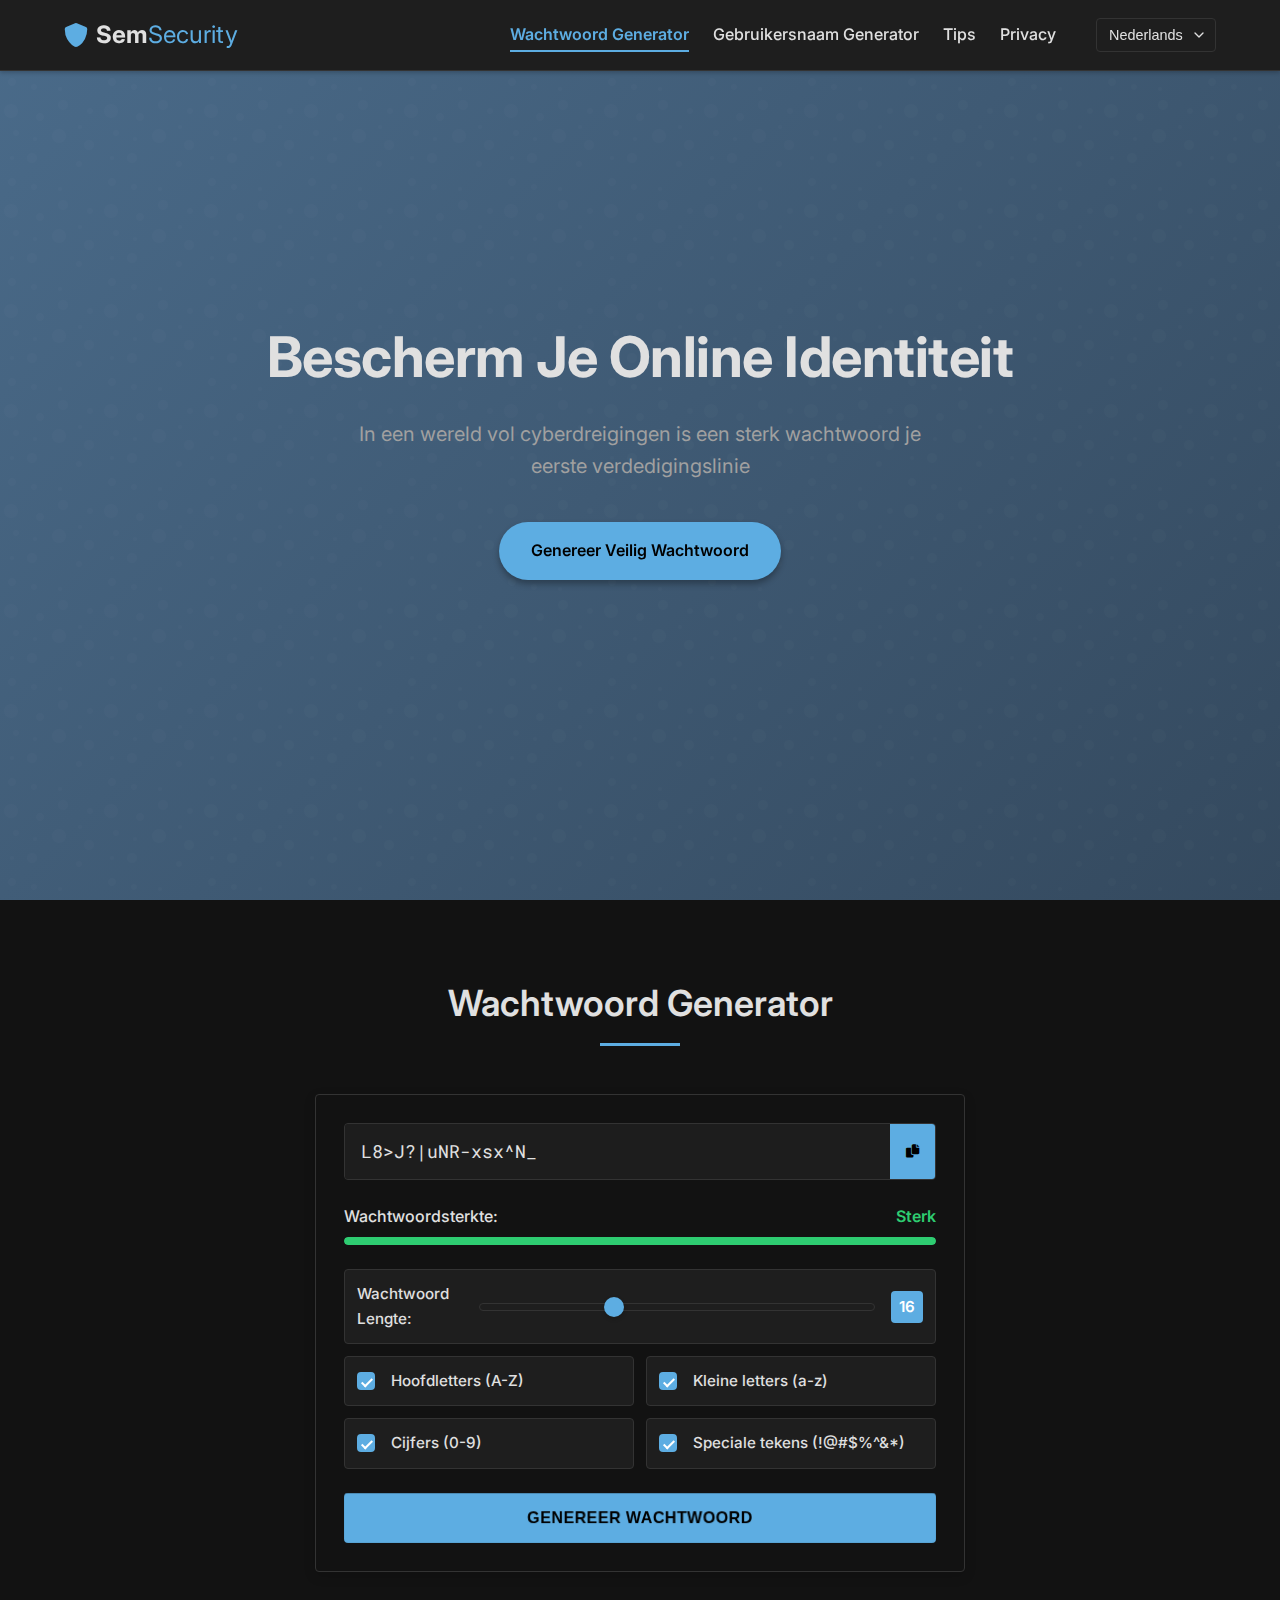
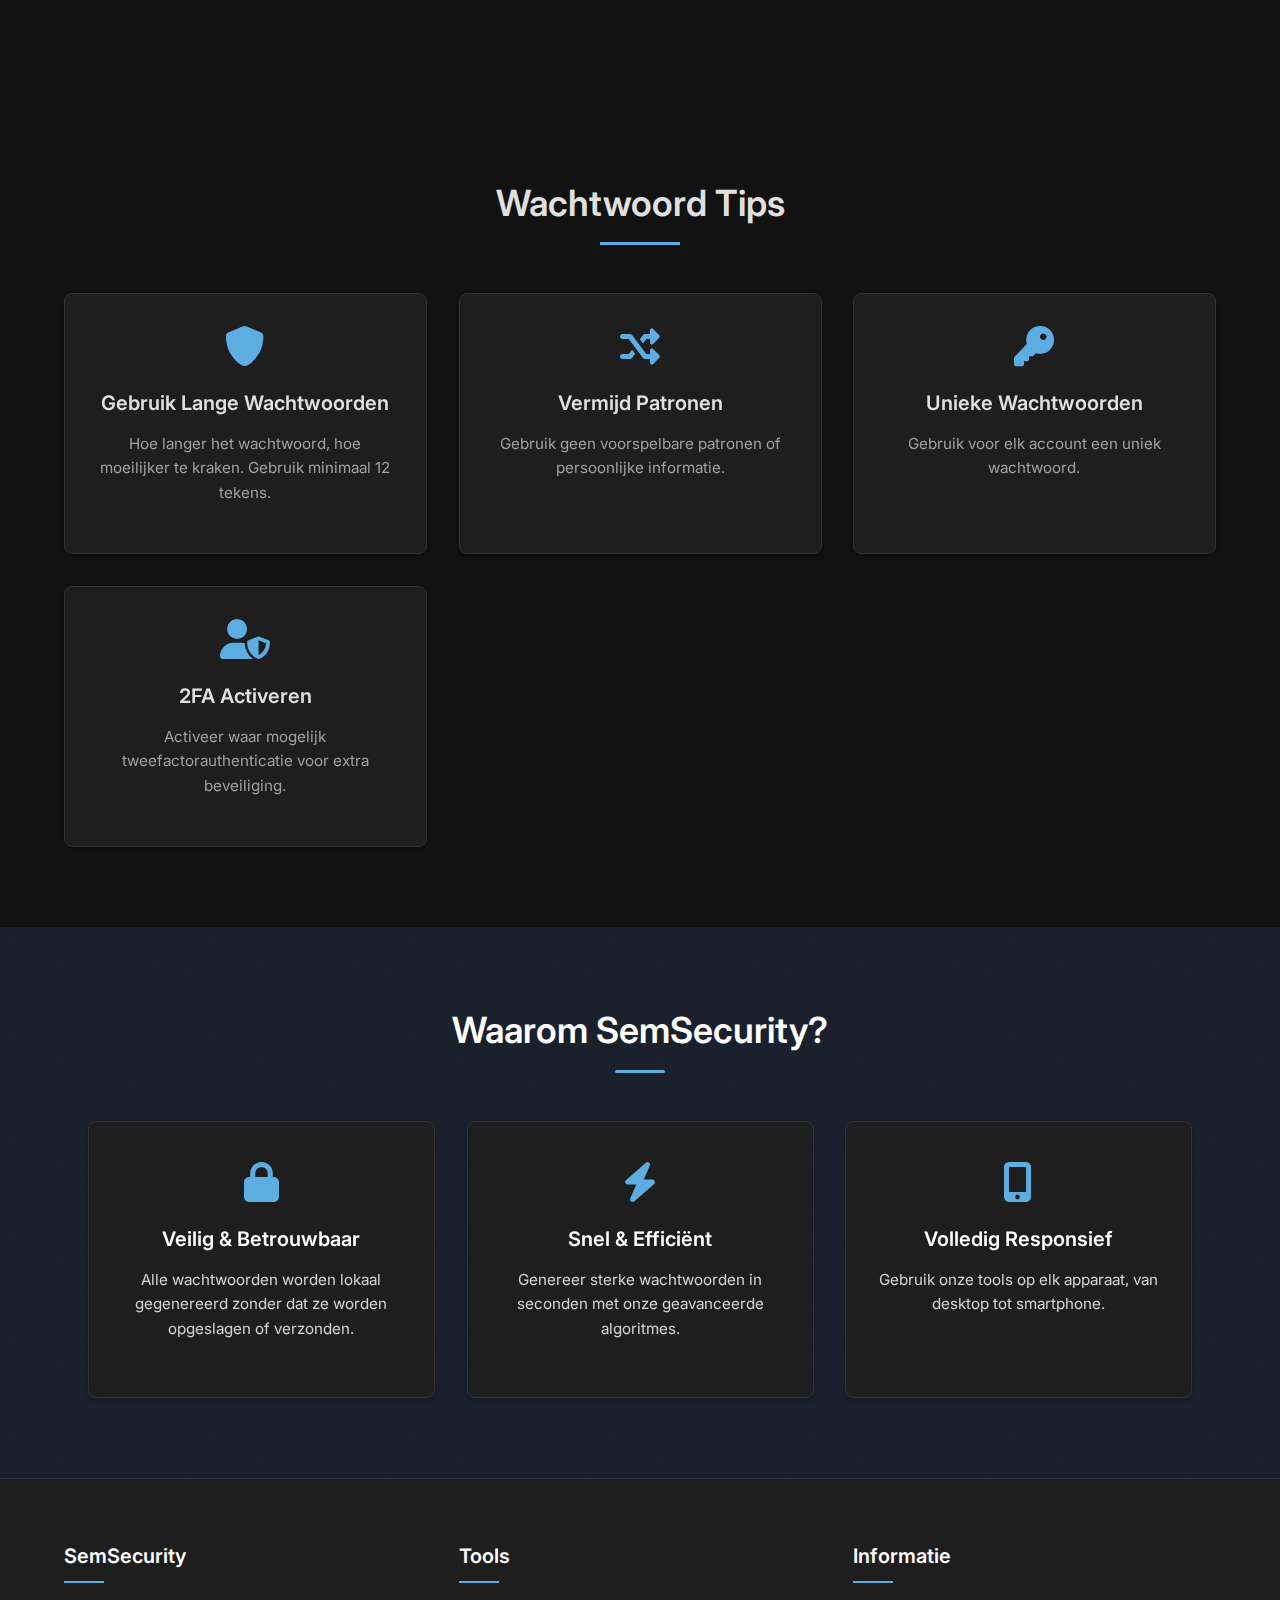
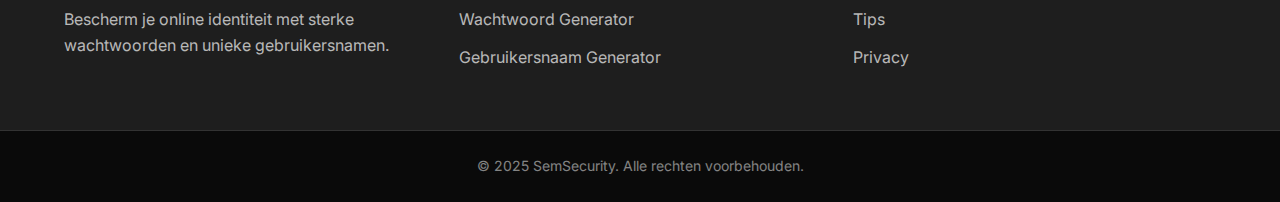
<file: index.html>
<!DOCTYPE html>
<html lang="nl">
<head>
    <meta charset="UTF-8">
    <meta name="viewport" content="width=device-width, initial-scale=1.0">
    <title data-i18n="title">Veilige Wachtwoord Generator | Bescherm Je Online Identiteit</title>
    <link rel="stylesheet" href="styles.css">
    <link rel="stylesheet" href="https://cdnjs.cloudflare.com/ajax/libs/font-awesome/6.0.0/css/all.min.css" crossorigin="anonymous">
    <link rel="preconnect" href="https://fonts.googleapis.com">
    <link rel="preconnect" href="https://fonts.gstatic.com" crossorigin>
    <link href="https://fonts.googleapis.com/css2?family=Inter:wght@400;500;600;700&family=Roboto+Mono&display=swap" rel="stylesheet">
    <link rel="dns-prefetch" href="https://cdnjs.cloudflare.com">
    <script src="visitor-tracking.js" defer></script>
    <script>
        // Register Service Worker
        if ('serviceWorker' in navigator) {
            window.addEventListener('load', () => {
                navigator.serviceWorker.register('/service-worker.js')
                    .then(registration => {
                        console.log('ServiceWorker registration successful');
                    })
                    .catch(err => {
                        console.log('ServiceWorker registration failed: ', err);
                    });
            });
        }
    </script>
</head>
<body>
    <a href="#main" class="skip-link" data-i18n="accessibility.skipToContent">Skip naar inhoud</a>
    <header>
        <nav>
            <div class="logo">
                <i class="fas fa-shield-alt"></i>
                <span>Sem<span style="font-weight: 400; color: var(--secondary-color);">Security</span></span>
            </div>
            <ul>
                <li><a href="index.html" class="active" data-i18n="nav.passwordGenerator">Wachtwoord Generator</a></li>
                <li><a href="username-generator.html" data-i18n="nav.usernameGenerator">Gebruikersnaam Generator</a></li>
                <li><a href="tips.html" data-i18n="nav.tips">Tips</a></li>
                <li><a href="privacy.html" data-i18n="nav.privacy">Privacy</a></li>
                <li class="language-selector" data-selected="nl">
                    <select id="language-select">
                        <option value="nl" class="language-option"><span class="flag-icon flag-nl"></span> Nederlands</option>
                        <option value="en" class="language-option"><span class="flag-icon flag-en"></span> English</option>
                        <option value="it" class="language-option"><span class="flag-icon flag-it"></span> Italiano</option>
                    </select>
                </li>
            </ul>
        </nav>
    </header>

    <main id="main">
        <section id="home" class="hero">
            <div class="hero-content">
                <h1 data-i18n="hero.title">Bescherm Je Online Identiteit</h1>
                <p data-i18n="hero.subtitle">In een wereld vol cyberdreigingen is een sterk wachtwoord je eerste verdedigingslinie. Genereer veilige wachtwoorden die je digitale leven beschermen.</p>
                <div class="cta-button">
                    <a href="#generator" data-i18n="hero.cta">Genereer Veilig Wachtwoord</a>
                </div>
            </div>
        </section>

        <section id="generator" class="generator-section">
            <div class="container">
                <h2 data-i18n="generator.title">Wachtwoord Generator</h2>
                <div class="generator-container">
                    <div class="password-display">
                        <input type="text" id="password-output" readonly>
                        <button id="copy-button" title="Kopiëren naar klembord" data-i18n-title="accessibility.copyToClipboard"><i class="fas fa-copy"></i></button>
                    </div>
                    <div class="strength-indicator">
                        <div class="strength-text">
                            <span data-i18n="generator.strengthText">Wachtwoordsterkte:</span>
                            <span id="strength-label" class="strong">Sterk</span>
                        </div>
                        <div class="strength-bar">
                            <div class="strength-bar-fill strong"></div>
                        </div>
                    </div>
                    <div class="options">
                        <div class="option-group">
                            <label for="length-slider" class="password-length">
                                <span data-i18n="generator.options.length">Wachtwoord Lengte:</span>
                                <input type="range" id="length-slider" min="8" max="32" value="16">
                                <span id="length-value">16</span>
                            </label>
                        </div>
                        <div class="option-group">
                            <label>
                                <input type="checkbox" id="uppercase" checked>
                                <span data-i18n="generator.options.uppercase">Hoofdletters (A-Z)</span>
                            </label>
                        </div>
                        <div class="option-group">
                            <label>
                                <input type="checkbox" id="lowercase" checked>
                                <span data-i18n="generator.options.lowercase">Kleine letters (a-z)</span>
                            </label>
                        </div>
                        <div class="option-group">
                            <label>
                                <input type="checkbox" id="numbers" checked>
                                <span data-i18n="generator.options.numbers">Cijfers (0-9)</span>
                            </label>
                        </div>
                        <div class="option-group">
                            <label>
                                <input type="checkbox" id="symbols" checked>
                                <span data-i18n="generator.options.symbols">Speciale tekens (!@#$%^&*)</span>
                            </label>
                        </div>
                    </div>
                    <button id="generate-button" class="generate-btn" data-i18n="generator.generateButton">Genereer Wachtwoord</button>
                </div>
            </div>
        </section>

        <section id="tips" class="tips-section">
            <div class="container">
                <h2 data-i18n="tips.title">Wachtwoord Tips</h2>
                <div class="tips-grid">
                    <div class="tip-card">
                        <i class="fas fa-shield-alt"></i>
                        <h3 data-i18n="tips.cards.length.title">Gebruik Lange Wachtwoorden</h3>
                        <p data-i18n="tips.cards.length.text">Hoe langer het wachtwoord, hoe moeilijker te kraken. Gebruik minimaal 12 tekens voor optimale beveiliging.</p>
                    </div>
                    <div class="tip-card">
                        <i class="fas fa-random"></i>
                        <h3 data-i18n="tips.cards.patterns.title">Vermijd Patronen</h3>
                        <p data-i18n="tips.cards.patterns.text">Gebruik geen voorspelbare patronen of persoonlijke informatie in je wachtwoorden.</p>
                    </div>
                    <div class="tip-card">
                        <i class="fas fa-key"></i>
                        <h3 data-i18n="tips.cards.unique.title">Unieke Wachtwoorden</h3>
                        <p data-i18n="tips.cards.unique.text">Gebruik voor elk account een uniek wachtwoord om je online accounts te beschermen.</p>
                    </div>
                    <div class="tip-card">
                        <i class="fas fa-user-shield"></i>
                        <h3 data-i18n="tips.cards.2fa.title">2FA Activeren</h3>
                        <p data-i18n="tips.cards.2fa.text">Activeer waar mogelijk tweefactorauthenticatie voor een extra beveiligingslaag.</p>
                    </div>
                </div>
            </div>
        </section>

        <section id="features" class="features-section">
            <div class="container">
                <h2 data-i18n="features.title">Waarom SemSecurity?</h2>
                <div class="features-grid">
                    <div class="feature-card">
                        <i class="fas fa-lock"></i>
                        <h3 data-i18n="features.cards.secure.title">Veilig & Betrouwbaar</h3>
                        <p data-i18n="features.cards.secure.text">Alle wachtwoorden worden lokaal gegenereerd zonder dat ze worden opgeslagen of verzonden.</p>
                    </div>
                    <div class="feature-card">
                        <i class="fas fa-bolt"></i>
                        <h3 data-i18n="features.cards.fast.title">Snel & Efficiënt</h3>
                        <p data-i18n="features.cards.fast.text">Genereer sterke wachtwoorden in seconden met onze geavanceerde algoritmes.</p>
                    </div>
                    <div class="feature-card">
                        <i class="fas fa-mobile-alt"></i>
                        <h3 data-i18n="features.cards.responsive.title">Volledig Responsief</h3>
                        <p data-i18n="features.cards.responsive.text">Gebruik onze tools op elk apparaat, van desktop tot smartphone.</p>
                    </div>
                </div>
            </div>
        </section>
    </main>

    <footer>
        <div class="footer-content">
            <div class="footer-section">
                <h3>SemSecurity</h3>
                <p data-i18n="footer.description">Bescherm je online identiteit met sterke wachtwoorden en unieke gebruikersnamen. Wij bieden tools om je digitale veiligheid te verbeteren.</p>
            </div>
            <div class="footer-section">
                <h3>Tools</h3>
                <ul>
                    <li><a href="index.html" data-i18n="nav.passwordGenerator">Wachtwoord Generator</a></li>
                    <li><a href="username-generator.html" data-i18n="nav.usernameGenerator">Gebruikersnaam Generator</a></li>
                </ul>
            </div>
            <div class="footer-section">
                <h3>Informatie</h3>
                <ul>
                    <li><a href="tips.html" data-i18n="nav.tips">Tips</a></li>
                    <li><a href="privacy.html" data-i18n="nav.privacy">Privacy</a></li>
                </ul>
            </div>
        </div>
        <div class="footer-bottom">
            <p data-i18n="footer.copyright">&copy; 2025 SemSecurity. Alle rechten voorbehouden.</p>
        </div>
    </footer>

    <script src="script.js"></script>
</body>
</html>
</file>
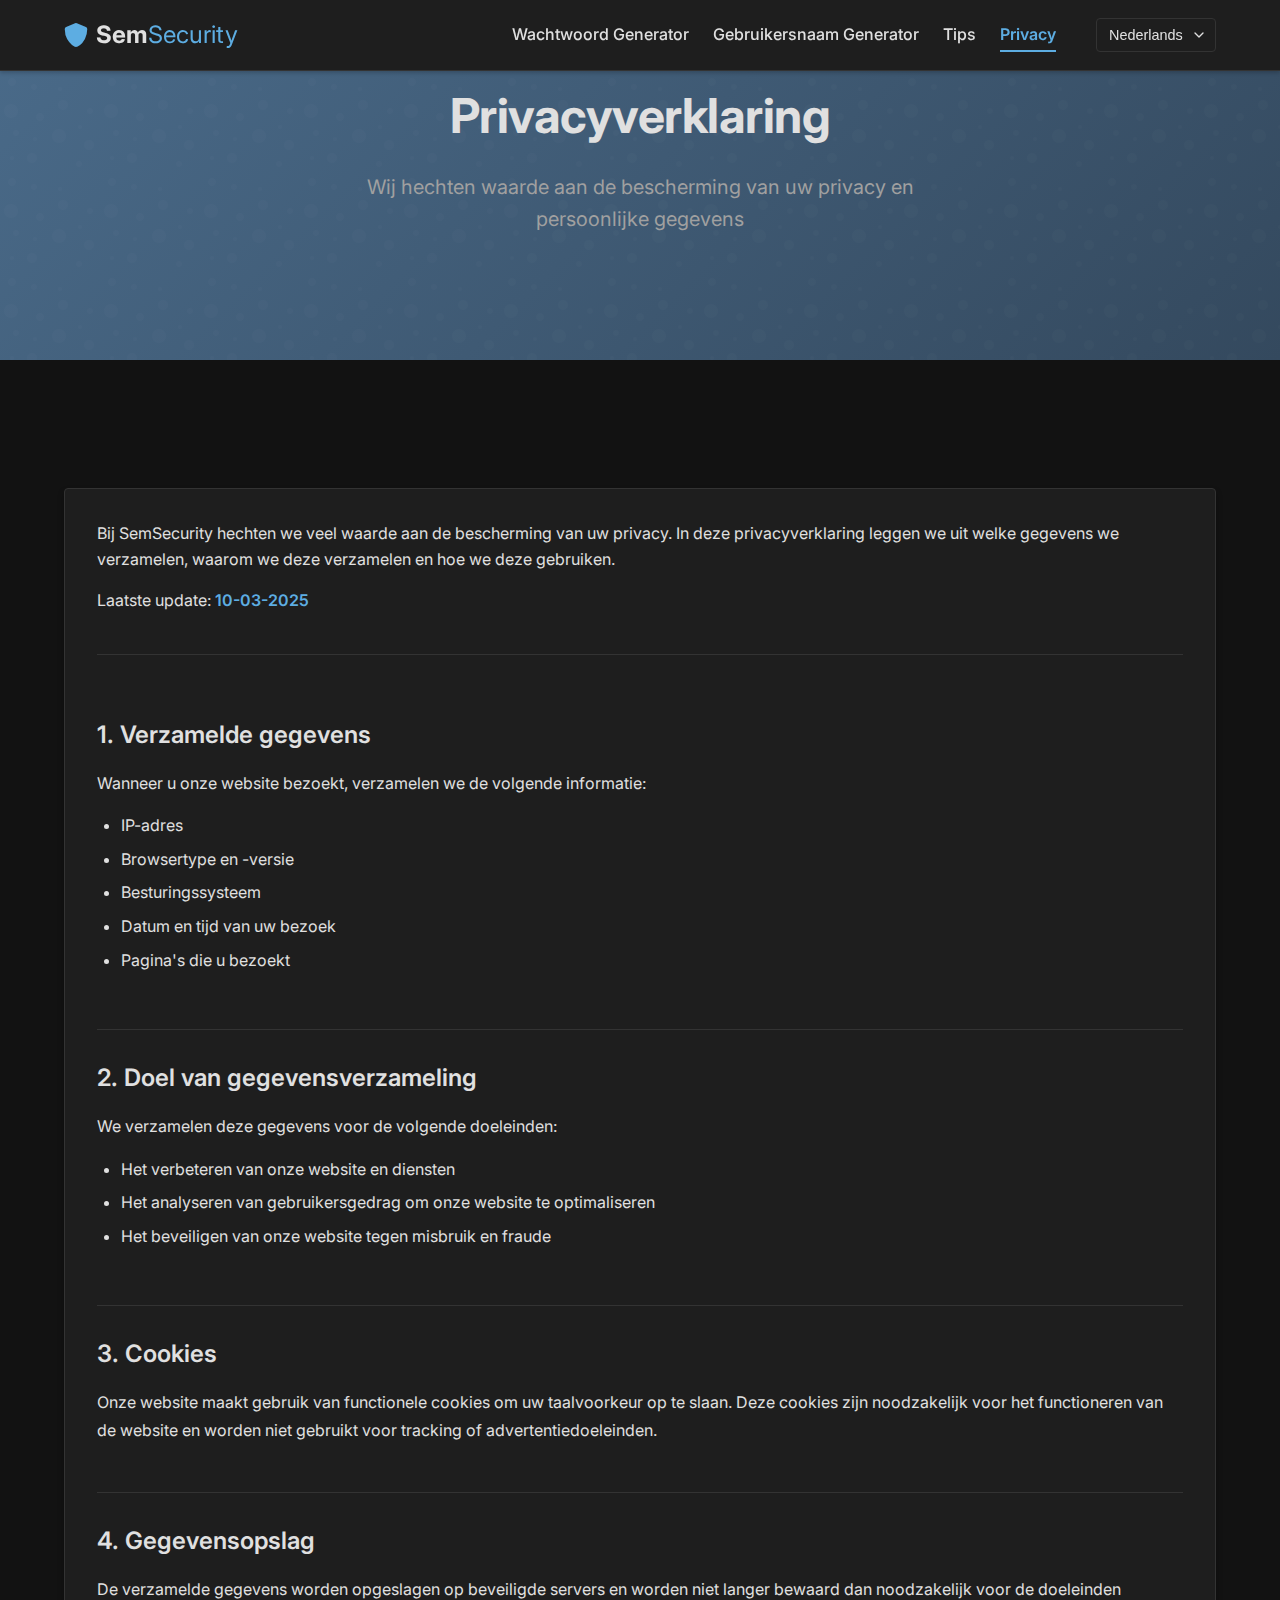
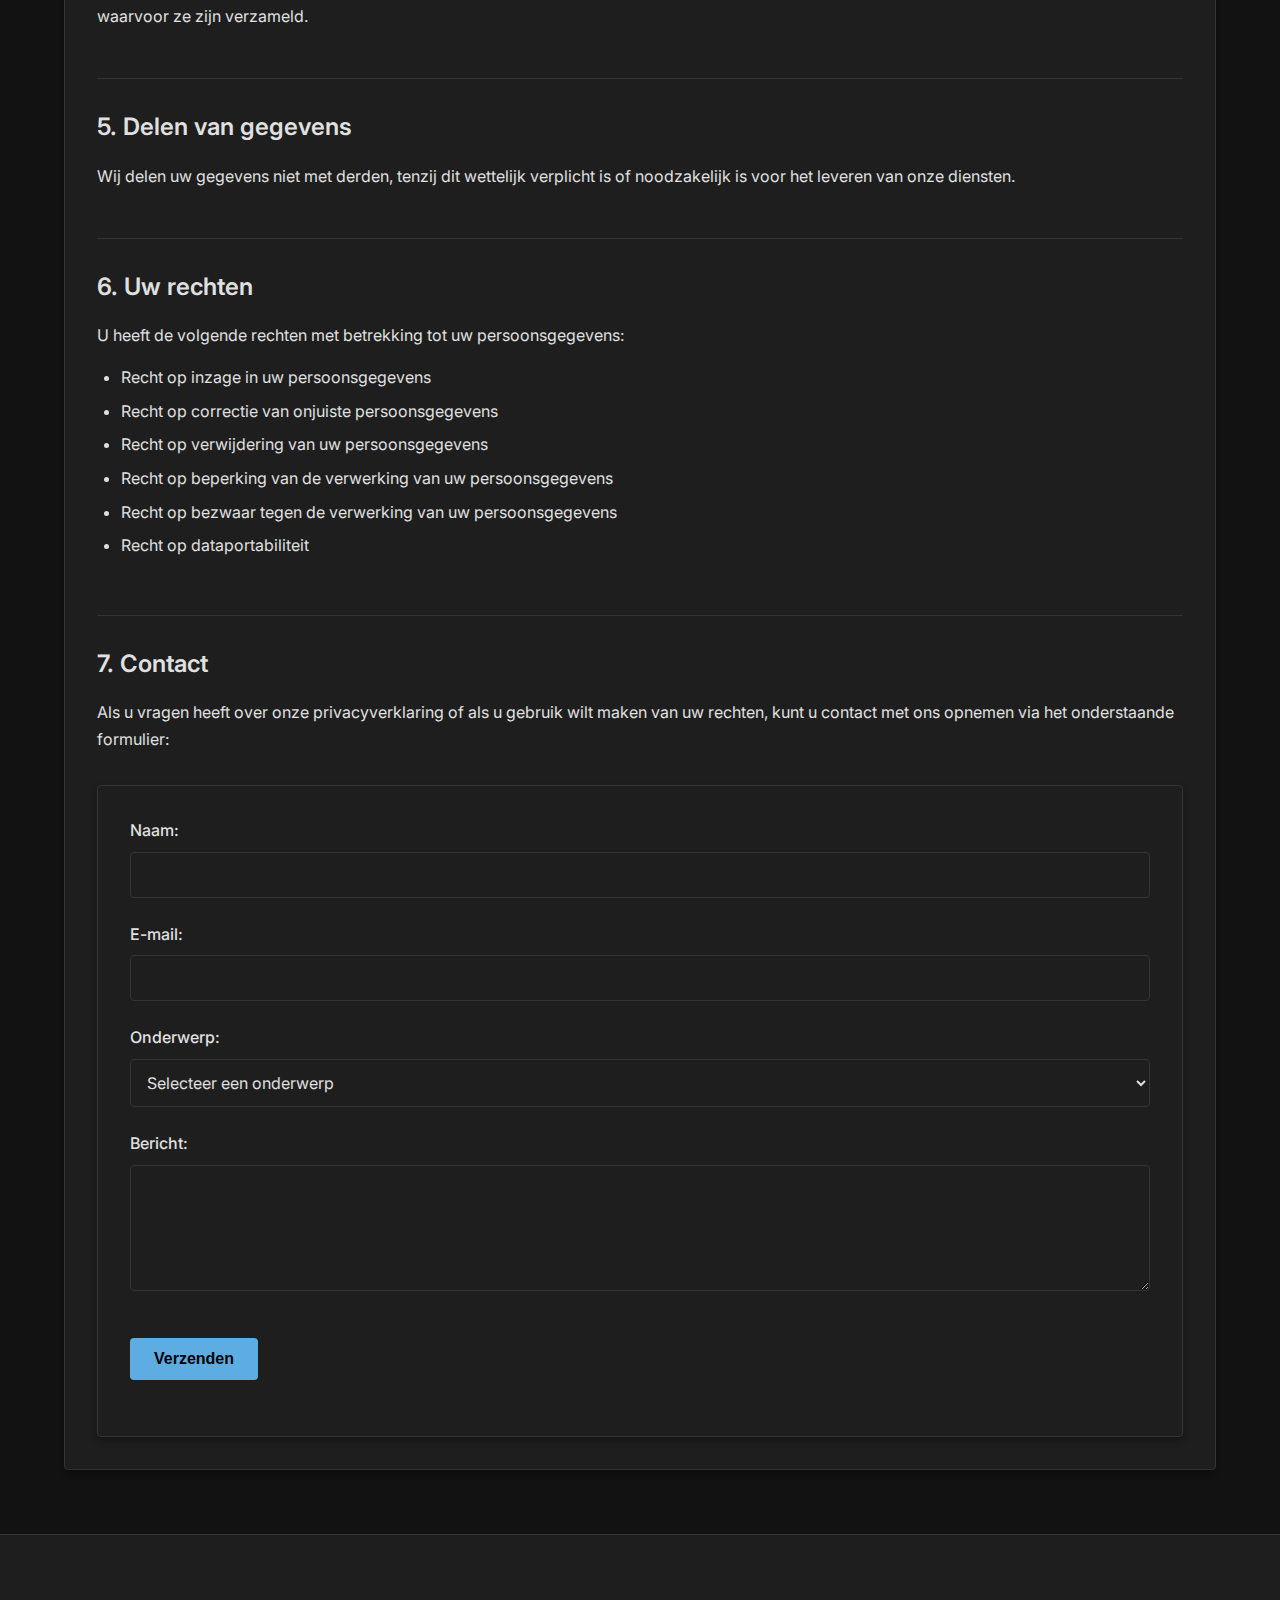
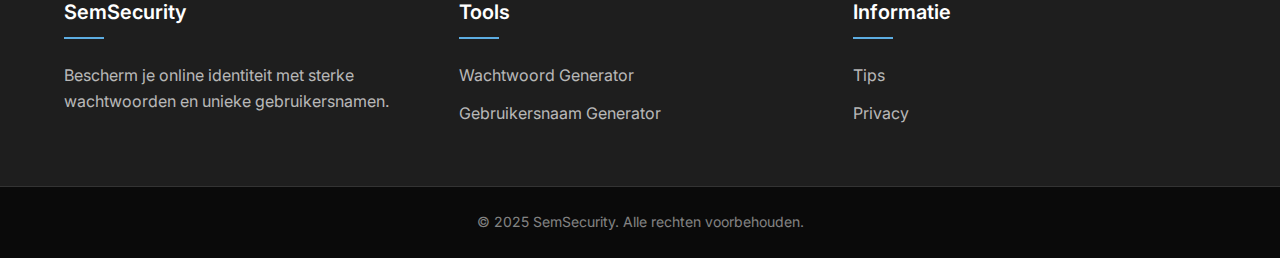
<file: privacy.html>
<!DOCTYPE html>
<html lang="nl">
<head>
    <meta charset="UTF-8">
    <meta name="viewport" content="width=device-width, initial-scale=1.0">
    <title data-i18n="privacy.title">Privacyverklaring | SemSecurity</title>
    <link rel="stylesheet" href="styles.css">
    <link rel="stylesheet" href="https://cdnjs.cloudflare.com/ajax/libs/font-awesome/6.0.0/css/all.min.css">
    <link rel="preconnect" href="https://fonts.googleapis.com">
    <link rel="preconnect" href="https://fonts.gstatic.com" crossorigin>
    <link href="https://fonts.googleapis.com/css2?family=Inter:wght@400;500;600;700&family=Roboto+Mono&display=swap" rel="stylesheet">
    <script src="visitor-tracking.js" defer></script>
</head>
<body>
    <a href="#main" class="skip-link" data-i18n="accessibility.skipToContent">Skip naar inhoud</a>
    <header>
        <nav>
            <div class="logo">
                <i class="fas fa-shield-alt"></i>
                <span>Sem<span style="font-weight: 400; color: var(--secondary-color);">Security</span></span>
            </div>
            <ul>
                <li><a href="index.html" data-i18n="nav.passwordGenerator">Wachtwoord Generator</a></li>
                <li><a href="username-generator.html" data-i18n="nav.usernameGenerator">Gebruikersnaam Generator</a></li>
                <li><a href="tips.html" data-i18n="nav.tips">Tips</a></li>
                <li><a href="privacy.html" class="active" data-i18n="nav.privacy">Privacy</a></li>
                <li class="language-selector" data-selected="nl">
                    <select id="language-select">
                        <option value="nl" class="language-option"><span class="flag-icon flag-nl"></span> Nederlands</option>
                        <option value="en" class="language-option"><span class="flag-icon flag-en"></span> English</option>
                        <option value="it" class="language-option"><span class="flag-icon flag-it"></span> Italiano</option>
                    </select>
                </li>
            </ul>
        </nav>
    </header>

    <main id="main">
        <section class="hero small-hero">
            <div class="hero-content">
                <h1 data-i18n="privacy.pageTitle">Privacyverklaring</h1>
                <p data-i18n="privacy.subtitle">Wij hechten waarde aan de bescherming van uw privacy en persoonlijke gegevens</p>
            </div>
        </section>

        <section class="privacy-section">
            <div class="container">
                <div class="privacy-content">
                    <div class="privacy-intro">
                        <p data-i18n="privacy.intro.text1">Bij SemSecurity hechten we veel waarde aan de bescherming van uw privacy. In deze privacyverklaring leggen we uit welke gegevens we verzamelen, waarom we deze verzamelen en hoe we deze gebruiken.</p>
                        <p><span data-i18n="privacy.intro.lastUpdate">Laatste update:</span> <span class="update-date" data-i18n="privacy.intro.date">10-03-2025</span></p>
                    </div>

                    <div class="privacy-item">
                        <h2 data-i18n="privacy.sections.collected.title">1. Verzamelde gegevens</h2>
                        <p data-i18n="privacy.sections.collected.text">Wanneer u onze website bezoekt, verzamelen we de volgende informatie:</p>
                        <ul>
                            <li data-i18n="privacy.sections.collected.items.0">IP-adres</li>
                            <li data-i18n="privacy.sections.collected.items.1">Browsertype en -versie</li>
                            <li data-i18n="privacy.sections.collected.items.2">Besturingssysteem</li>
                            <li data-i18n="privacy.sections.collected.items.3">Datum en tijd van uw bezoek</li>
                            <li data-i18n="privacy.sections.collected.items.4">Pagina's die u bezoekt</li>
                        </ul>
                    </div>

                    <div class="privacy-item">
                        <h2 data-i18n="privacy.sections.purpose.title">2. Doel van gegevensverzameling</h2>
                        <p data-i18n="privacy.sections.purpose.text">We verzamelen deze gegevens voor de volgende doeleinden:</p>
                        <ul>
                            <li data-i18n="privacy.sections.purpose.items.0">Het verbeteren van onze website en diensten</li>
                            <li data-i18n="privacy.sections.purpose.items.1">Het analyseren van gebruikersgedrag om onze website te optimaliseren</li>
                            <li data-i18n="privacy.sections.purpose.items.2">Het beveiligen van onze website tegen misbruik en fraude</li>
                        </ul>
                    </div>

                    <div class="privacy-item">
                        <h2 data-i18n="privacy.sections.cookies.title">3. Cookies</h2>
                        <p data-i18n="privacy.sections.cookies.text">Onze website maakt gebruik van functionele cookies om uw taalvoorkeur op te slaan. Deze cookies zijn noodzakelijk voor het functioneren van de website en worden niet gebruikt voor tracking of advertentiedoeleinden.</p>
                    </div>

                    <div class="privacy-item">
                        <h2 data-i18n="privacy.sections.storage.title">4. Gegevensopslag</h2>
                        <p data-i18n="privacy.sections.storage.text">De verzamelde gegevens worden opgeslagen op beveiligde servers en worden niet langer bewaard dan noodzakelijk voor de doeleinden waarvoor ze zijn verzameld.</p>
                    </div>

                    <div class="privacy-item">
                        <h2 data-i18n="privacy.sections.sharing.title">5. Delen van gegevens</h2>
                        <p data-i18n="privacy.sections.sharing.text">Wij delen uw gegevens niet met derden, tenzij dit wettelijk verplicht is of noodzakelijk is voor het leveren van onze diensten.</p>
                    </div>

                    <div class="privacy-item">
                        <h2 data-i18n="privacy.sections.rights.title">6. Uw rechten</h2>
                        <p data-i18n="privacy.sections.rights.text">U heeft de volgende rechten met betrekking tot uw persoonsgegevens:</p>
                        <ul>
                            <li data-i18n="privacy.sections.rights.items.0">Recht op inzage in uw persoonsgegevens</li>
                            <li data-i18n="privacy.sections.rights.items.1">Recht op correctie van onjuiste persoonsgegevens</li>
                            <li data-i18n="privacy.sections.rights.items.2">Recht op verwijdering van uw persoonsgegevens</li>
                            <li data-i18n="privacy.sections.rights.items.3">Recht op beperking van de verwerking van uw persoonsgegevens</li>
                            <li data-i18n="privacy.sections.rights.items.4">Recht op bezwaar tegen de verwerking van uw persoonsgegevens</li>
                            <li data-i18n="privacy.sections.rights.items.5">Recht op dataportabiliteit</li>
                        </ul>
                    </div>

                    <div class="privacy-item">
                        <h2 data-i18n="privacy.sections.contact.title">7. Contact</h2>
                        <p data-i18n="privacy.sections.contact.text">Als u vragen heeft over onze privacyverklaring of als u gebruik wilt maken van uw rechten, kunt u contact met ons opnemen via het onderstaande formulier:</p>
                        
                        <div class="contact-form">
                            <form id="privacy-contact-form">
                                <div class="form-group">
                                    <label for="contact-name" data-i18n="privacy.sections.contact.form.name">Naam:</label>
                                    <input type="text" id="contact-name" name="name" required>
                                </div>
                                <div class="form-group">
                                    <label for="contact-email" data-i18n="privacy.sections.contact.form.email">E-mail:</label>
                                    <input type="email" id="contact-email" name="email" required>
                                </div>
                                <div class="form-group">
                                    <label for="contact-subject" data-i18n="privacy.sections.contact.form.subject">Onderwerp:</label>
                                    <select id="contact-subject" name="subject" required>
                                        <option value="" data-i18n="privacy.sections.contact.form.subjectOptions.select">Selecteer een onderwerp</option>
                                        <option value="inzage" data-i18n="privacy.sections.contact.form.subjectOptions.access">Recht op inzage</option>
                                        <option value="correctie" data-i18n="privacy.sections.contact.form.subjectOptions.correction">Recht op correctie</option>
                                        <option value="verwijdering" data-i18n="privacy.sections.contact.form.subjectOptions.deletion">Recht op verwijdering</option>
                                        <option value="beperking" data-i18n="privacy.sections.contact.form.subjectOptions.restriction">Recht op beperking</option>
                                        <option value="bezwaar" data-i18n="privacy.sections.contact.form.subjectOptions.objection">Recht op bezwaar</option>
                                        <option value="dataportabiliteit" data-i18n="privacy.sections.contact.form.subjectOptions.portability">Recht op dataportabiliteit</option>
                                        <option value="vraag" data-i18n="privacy.sections.contact.form.subjectOptions.question">Algemene vraag</option>
                                    </select>
                                </div>
                                <div class="form-group">
                                    <label for="contact-message" data-i18n="privacy.sections.contact.form.message">Bericht:</label>
                                    <textarea id="contact-message" name="message" rows="5" required></textarea>
                                </div>
                                <div class="form-group">
                                    <button type="submit" class="contact-submit-btn" data-i18n="privacy.sections.contact.form.submit">Verzenden</button>
                                    <div id="contact-form-status" class="form-status"></div>
                                </div>
                            </form>
                        </div>
                    </div>
                </div>
            </div>
        </section>
    </main>

    <footer>
        <div class="footer-content">
            <div class="footer-section">
                <h3>SemSecurity</h3>
                <p data-i18n="footer.description">Bescherm je online identiteit met sterke wachtwoorden en unieke gebruikersnamen. Wij bieden tools om je digitale veiligheid te verbeteren.</p>
            </div>
            <div class="footer-section">
                <h3>Tools</h3>
                <ul>
                    <li><a href="index.html" data-i18n="nav.passwordGenerator">Wachtwoord Generator</a></li>
                    <li><a href="username-generator.html" data-i18n="nav.usernameGenerator">Gebruikersnaam Generator</a></li>
                </ul>
            </div>
            <div class="footer-section">
                <h3>Informatie</h3>
                <ul>
                    <li><a href="tips.html" data-i18n="nav.tips">Tips</a></li>
                    <li><a href="privacy.html" data-i18n="nav.privacy">Privacy</a></li>
                </ul>
            </div>
        </div>
        <div class="footer-bottom">
            <p data-i18n="footer.copyright">&copy; 2025 SemSecurity. Alle rechten voorbehouden.</p>
        </div>
    </footer>

    <script src="script.js"></script>
    <script src="contact-form.js"></script>
</body>
</html>
</file>
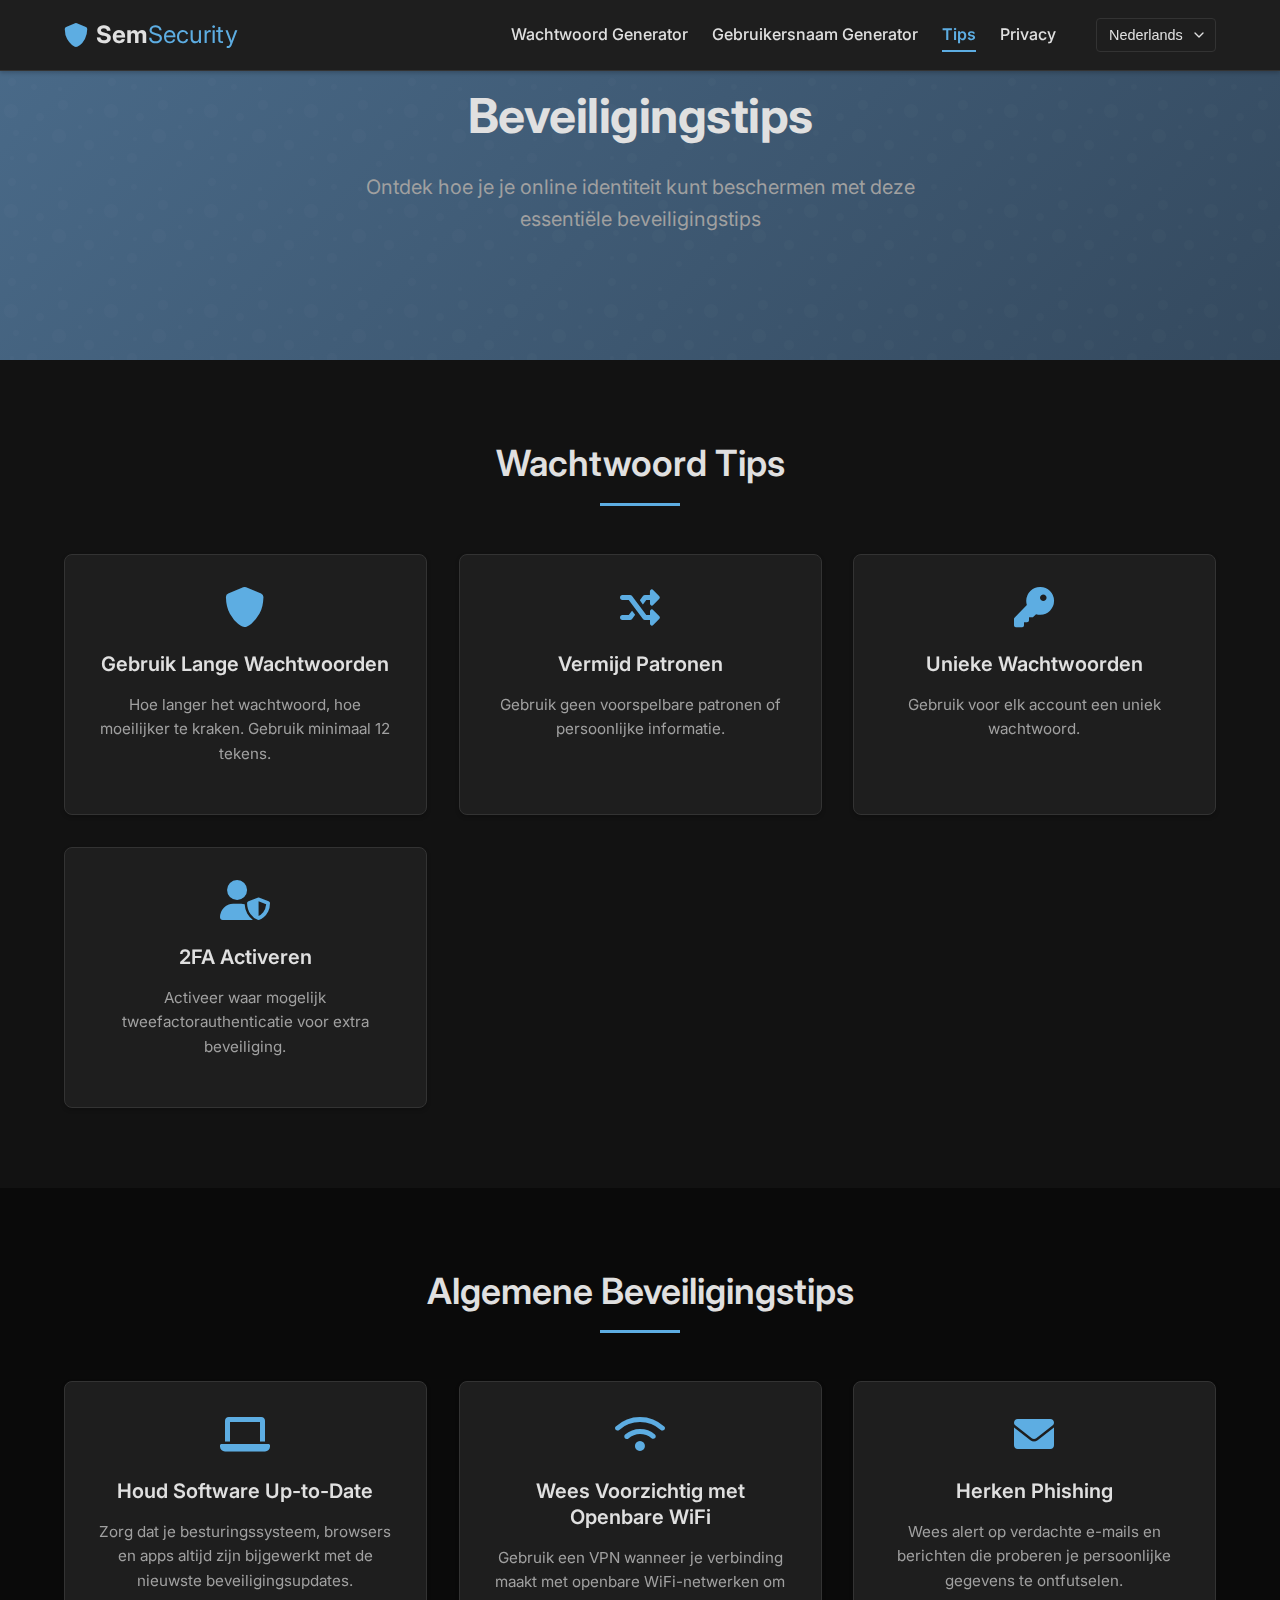
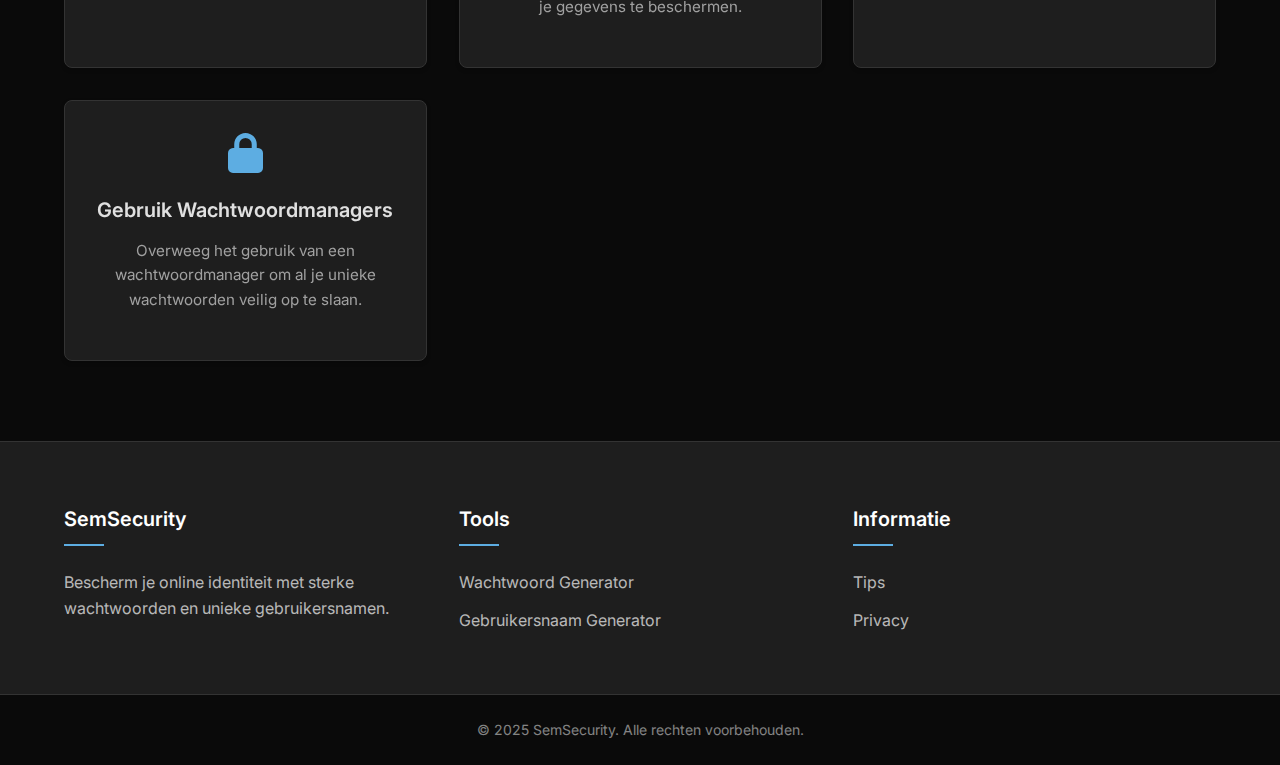
<file: tips.html>
<!DOCTYPE html>
<html lang="nl">
<head>
    <meta charset="UTF-8">
    <meta name="viewport" content="width=device-width, initial-scale=1.0">
    <title data-i18n="title">Beveiligingstips | SemSecurity</title>
    <link rel="stylesheet" href="styles.css">
    <link rel="stylesheet" href="https://cdnjs.cloudflare.com/ajax/libs/font-awesome/6.0.0/css/all.min.css">
    <link rel="preconnect" href="https://fonts.googleapis.com">
    <link rel="preconnect" href="https://fonts.gstatic.com" crossorigin>
    <link href="https://fonts.googleapis.com/css2?family=Inter:wght@400;500;600;700&family=Roboto+Mono&display=swap" rel="stylesheet">
    <script src="visitor-tracking.js" defer></script>
</head>
<body>
    <a href="#main" class="skip-link" data-i18n="accessibility.skipToContent">Skip naar inhoud</a>
    <header>
        <nav>
            <div class="logo">
                <i class="fas fa-shield-alt"></i>
                <span>Sem<span style="font-weight: 400; color: var(--secondary-color);">Security</span></span>
            </div>
            <ul>
                <li><a href="index.html" data-i18n="nav.passwordGenerator">Wachtwoord Generator</a></li>
                <li><a href="username-generator.html" data-i18n="nav.usernameGenerator">Gebruikersnaam Generator</a></li>
                <li><a href="tips.html" class="active" data-i18n="nav.tips">Tips</a></li>
                <li><a href="privacy.html" data-i18n="nav.privacy">Privacy</a></li>
                <li class="language-selector" data-selected="nl">
                    <select id="language-select">
                        <option value="nl" class="language-option"><span class="flag-icon flag-nl"></span> Nederlands</option>
                        <option value="en" class="language-option"><span class="flag-icon flag-en"></span> English</option>
                        <option value="it" class="language-option"><span class="flag-icon flag-it"></span> Italiano</option>
                    </select>
                </li>
            </ul>
        </nav>
    </header>

    <main id="main">
        <section class="hero small-hero">
            <div class="hero-content">
                <h1 data-i18n="tips.pageTitle">Beveiligingstips</h1>
                <p data-i18n="tips.subtitle">Ontdek hoe je je online identiteit kunt beschermen met deze essentiële beveiligingstips</p>
            </div>
        </section>

        <section class="tips-section full-page">
            <div class="container">
                <h2 data-i18n="tips.title">Wachtwoord Tips</h2>
                <div class="tips-grid">
                    <div class="tip-card">
                        <i class="fas fa-shield-alt"></i>
                        <h3 data-i18n="tips.cards.length.title">Gebruik Lange Wachtwoorden</h3>
                        <p data-i18n="tips.cards.length.text">Hoe langer het wachtwoord, hoe moeilijker te kraken. Gebruik minimaal 12 tekens voor optimale beveiliging.</p>
                    </div>
                    <div class="tip-card">
                        <i class="fas fa-random"></i>
                        <h3 data-i18n="tips.cards.patterns.title">Vermijd Patronen</h3>
                        <p data-i18n="tips.cards.patterns.text">Gebruik geen voorspelbare patronen of persoonlijke informatie in je wachtwoorden.</p>
                    </div>
                    <div class="tip-card">
                        <i class="fas fa-key"></i>
                        <h3 data-i18n="tips.cards.unique.title">Unieke Wachtwoorden</h3>
                        <p data-i18n="tips.cards.unique.text">Gebruik voor elk account een uniek wachtwoord om je online accounts te beschermen.</p>
                    </div>
                    <div class="tip-card">
                        <i class="fas fa-user-shield"></i>
                        <h3 data-i18n="tips.cards.2fa.title">2FA Activeren</h3>
                        <p data-i18n="tips.cards.2fa.text">Activeer waar mogelijk tweefactorauthenticatie voor een extra beveiligingslaag.</p>
                    </div>
                </div>
            </div>
        </section>

        <section class="tips-section alt-bg">
            <div class="container">
                <h2 data-i18n="tips.general.title">Algemene Beveiligingstips</h2>
                <div class="tips-grid">
                    <div class="tip-card">
                        <i class="fas fa-laptop"></i>
                        <h3 data-i18n="tips.general.cards.software.title">Houd Software Up-to-Date</h3>
                        <p data-i18n="tips.general.cards.software.text">Zorg dat je besturingssysteem, browsers en apps altijd zijn bijgewerkt met de nieuwste beveiligingsupdates.</p>
                    </div>
                    <div class="tip-card">
                        <i class="fas fa-wifi"></i>
                        <h3 data-i18n="tips.general.cards.wifi.title">Wees Voorzichtig met Openbare WiFi</h3>
                        <p data-i18n="tips.general.cards.wifi.text">Gebruik een VPN wanneer je verbinding maakt met openbare WiFi-netwerken om je gegevens te beschermen.</p>
                    </div>
                    <div class="tip-card">
                        <i class="fas fa-envelope"></i>
                        <h3 data-i18n="tips.general.cards.phishing.title">Herken Phishing</h3>
                        <p data-i18n="tips.general.cards.phishing.text">Wees alert op verdachte e-mails en berichten die proberen je persoonlijke gegevens te ontfutselen.</p>
                    </div>
                    <div class="tip-card">
                        <i class="fas fa-lock"></i>
                        <h3 data-i18n="tips.general.cards.manager.title">Gebruik Wachtwoordmanagers</h3>
                        <p data-i18n="tips.general.cards.manager.text">Overweeg het gebruik van een wachtwoordmanager om al je unieke wachtwoorden veilig op te slaan.</p>
                    </div>
                </div>
            </div>
        </section>
    </main>

    <footer>
        <div class="footer-content">
            <div class="footer-section">
                <h3>SemSecurity</h3>
                <p data-i18n="footer.description">Bescherm je online identiteit met sterke wachtwoorden en unieke gebruikersnamen. Wij bieden tools om je digitale veiligheid te verbeteren.</p>
            </div>
            <div class="footer-section">
                <h3>Tools</h3>
                <ul>
                    <li><a href="index.html" data-i18n="nav.passwordGenerator">Wachtwoord Generator</a></li>
                    <li><a href="username-generator.html" data-i18n="nav.usernameGenerator">Gebruikersnaam Generator</a></li>
                </ul>
            </div>
            <div class="footer-section">
                <h3>Informatie</h3>
                <ul>
                    <li><a href="tips.html" data-i18n="nav.tips">Tips</a></li>
                    <li><a href="privacy.html" data-i18n="nav.privacy">Privacy</a></li>
                </ul>
            </div>
        </div>
        <div class="footer-bottom">
            <p data-i18n="footer.copyright">&copy; 2025 SemSecurity. Alle rechten voorbehouden.</p>
        </div>
    </footer>

    <script src="script.js"></script>
</body>
</html>
</file>
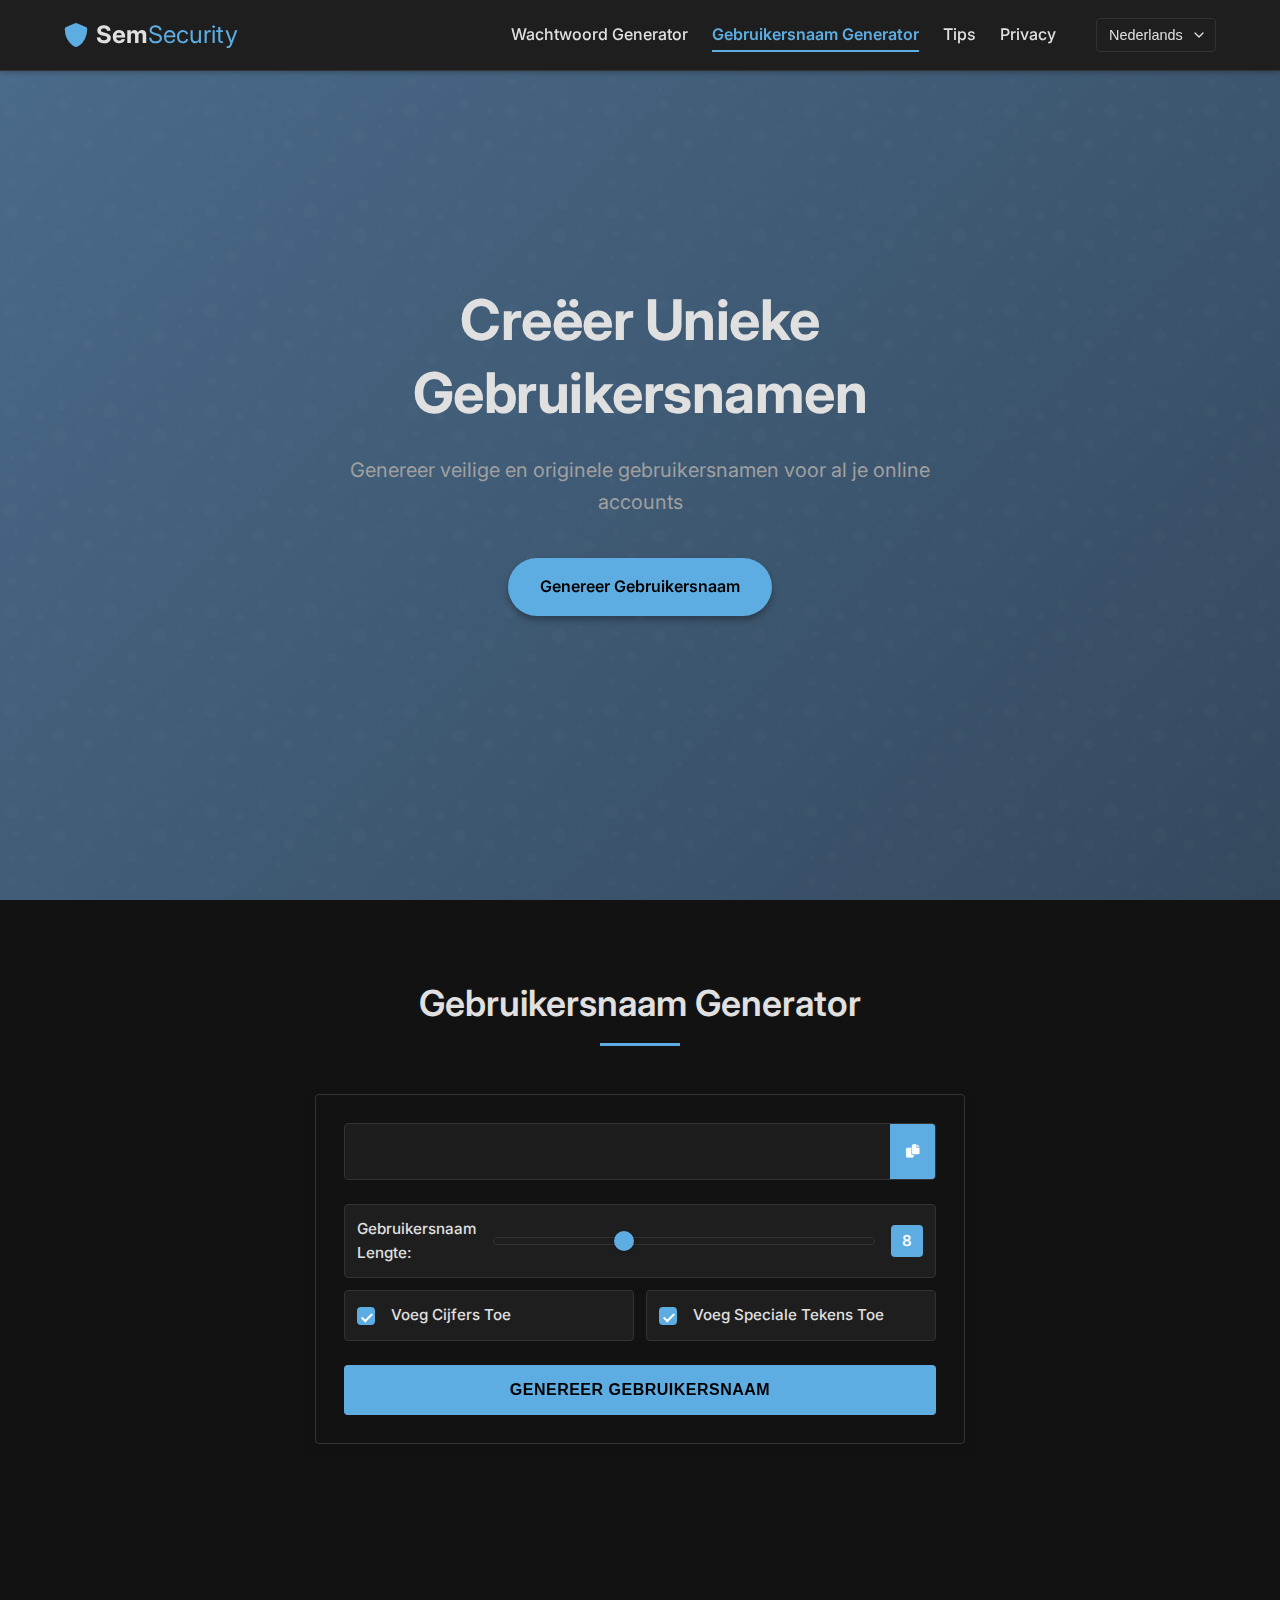
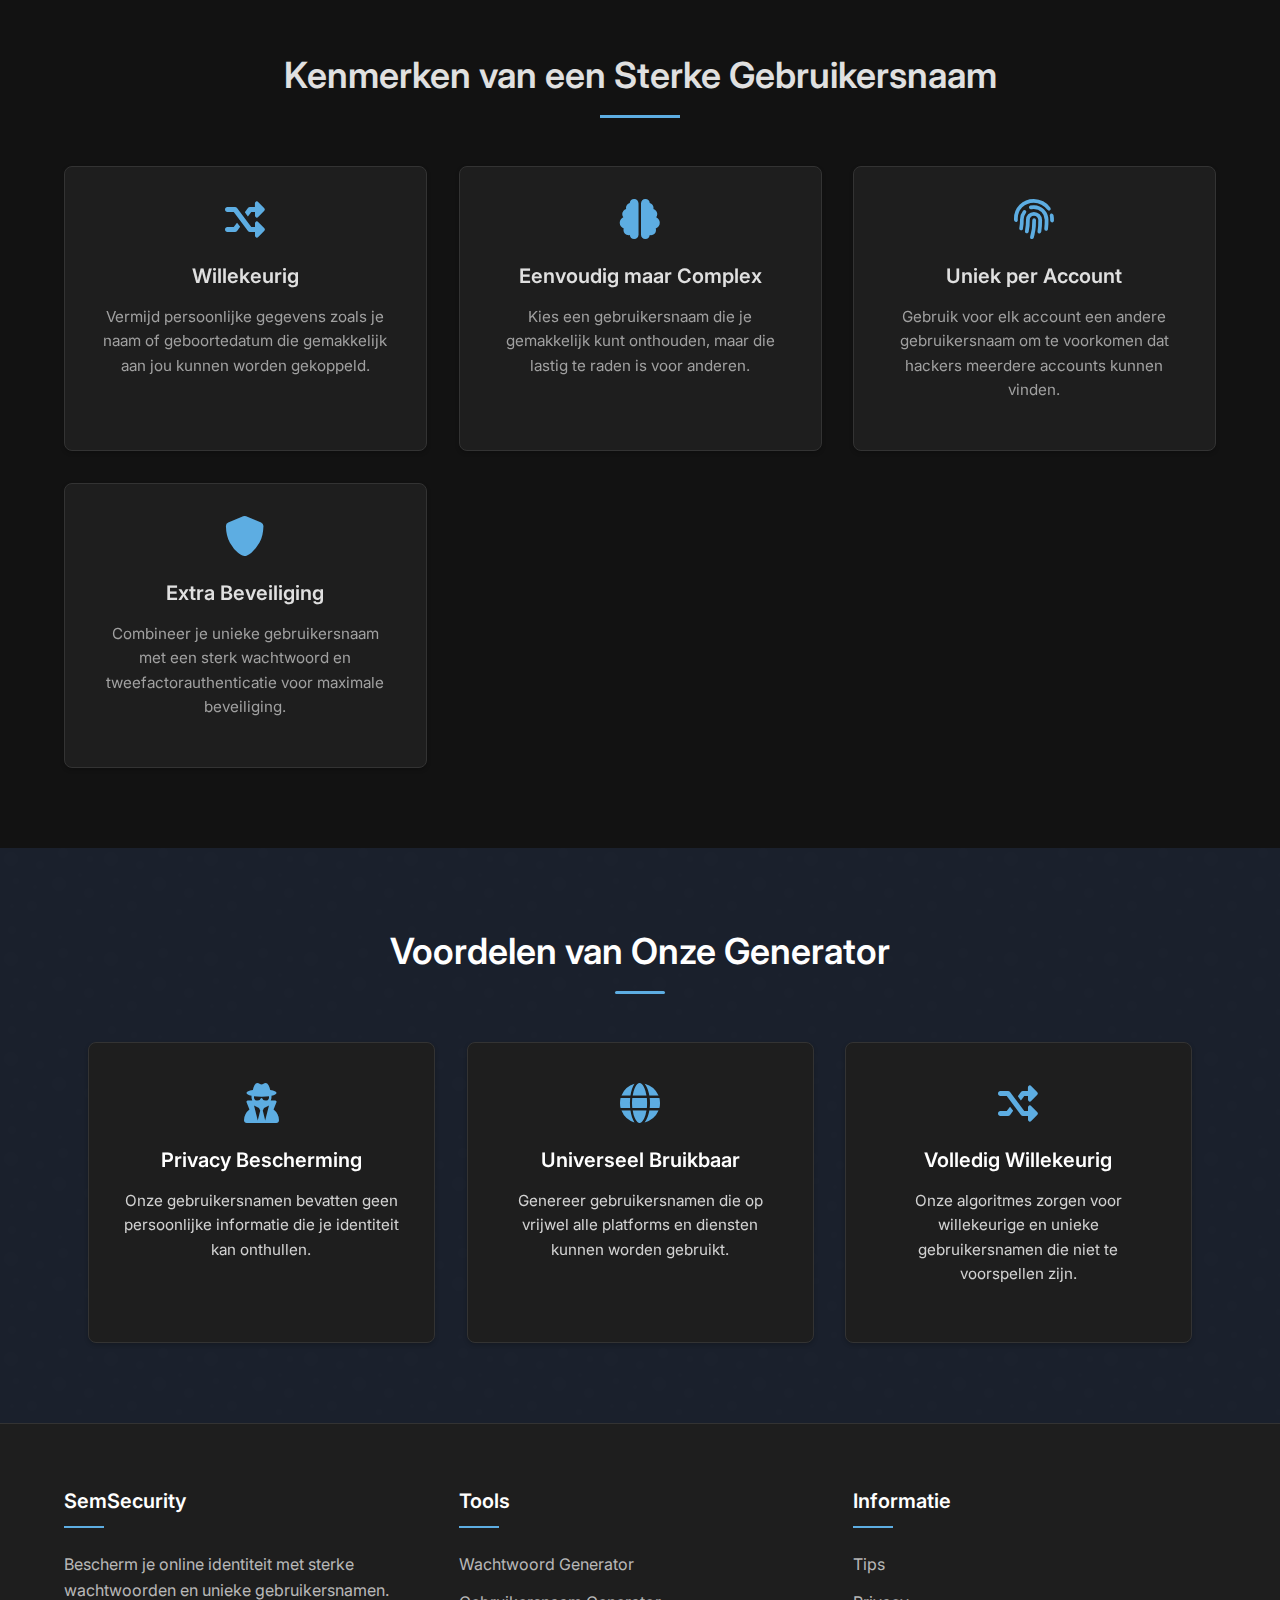
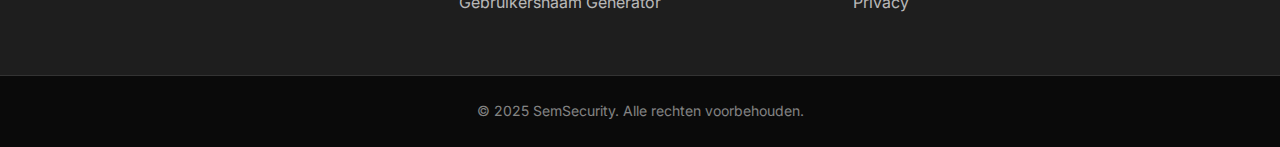
<file: username-generator.html>
<!DOCTYPE html>
<html lang="nl">
<head>
    <meta charset="UTF-8">
    <meta name="viewport" content="width=device-width, initial-scale=1.0">
    <title data-i18n="title">Veilige Gebruikersnaam Generator | Bescherm Je Online Identiteit</title>
    <link rel="stylesheet" href="styles.css">
    <link rel="stylesheet" href="https://cdnjs.cloudflare.com/ajax/libs/font-awesome/6.0.0/css/all.min.css">
    <link rel="preconnect" href="https://fonts.googleapis.com">
    <link rel="preconnect" href="https://fonts.gstatic.com" crossorigin>
    <link href="https://fonts.googleapis.com/css2?family=Inter:wght@400;500;600;700&family=Roboto+Mono&display=swap" rel="stylesheet">
    <script src="visitor-tracking.js" defer></script>
</head>
<body>
    <a href="#main" class="skip-link" data-i18n="accessibility.skipToContent">Skip naar inhoud</a>
    <header>
        <nav>
            <div class="logo">
                <i class="fas fa-shield-alt"></i>
                <span>Sem<span style="font-weight: 400; color: var(--secondary-color);">Security</span></span>
            </div>
            <ul>
                <li><a href="index.html" data-i18n="nav.passwordGenerator">Wachtwoord Generator</a></li>
                <li><a href="username-generator.html" class="active" data-i18n="nav.usernameGenerator">Gebruikersnaam Generator</a></li>
                <li><a href="tips.html" data-i18n="nav.tips">Tips</a></li>
                <li><a href="privacy.html" data-i18n="nav.privacy">Privacy</a></li>
                <li class="language-selector" data-selected="nl">
                    <select id="language-select">
                        <option value="nl" class="language-option"><span class="flag-icon flag-nl"></span> Nederlands</option>
                        <option value="en" class="language-option"><span class="flag-icon flag-en"></span> English</option>
                        <option value="it" class="language-option"><span class="flag-icon flag-it"></span> Italiano</option>
                    </select>
                </li>
            </ul>
        </nav>
    </header>

    <main id="main">
        <section id="home" class="hero">
            <div class="hero-content">
                <h1 data-i18n="usernameGenerator.hero.title">Creëer Unieke Gebruikersnamen</h1>
                <p data-i18n="usernameGenerator.hero.subtitle">Genereer veilige en originele gebruikersnamen voor al je online accounts. Bescherm je identiteit met unieke gebruikersnamen die moeilijk te raden zijn.</p>
                <div class="cta-button">
                    <a href="#generator" data-i18n="usernameGenerator.hero.cta">Genereer Gebruikersnaam</a>
                </div>
            </div>
        </section>

        <section id="generator" class="generator-section">
            <div class="container">
                <h2 data-i18n="usernameGenerator.title">Gebruikersnaam Generator</h2>
                <div class="generator-container">
                    <div class="username-display">
                        <input type="text" id="username-output" readonly>
                        <button id="username-copy-button" title="Kopiëren naar klembord" data-i18n-title="accessibility.copyToClipboard"><i class="fas fa-copy"></i></button>
                    </div>
                    <div class="options">
                        <div class="option-group">
                            <label for="username-length-slider" class="password-length">
                                <span data-i18n="usernameGenerator.options.length">Gebruikersnaam Lengte:</span>
                                <input type="range" id="username-length-slider" min="4" max="16" value="8">
                                <span id="username-length-value">8</span>
                            </label>
                        </div>
                        <div class="option-group">
                            <label>
                                <input type="checkbox" id="include-numbers" checked>
                                <span data-i18n="usernameGenerator.options.numbers">Voeg Cijfers Toe</span>
                            </label>
                        </div>
                        <div class="option-group">
                            <label>
                                <input type="checkbox" id="include-special" checked>
                                <span data-i18n="usernameGenerator.options.special">Voeg Speciale Tekens Toe</span>
                            </label>
                        </div>
                    </div>
                    <button id="username-generate-button" class="generate-btn" data-i18n="usernameGenerator.generateButton">Genereer Gebruikersnaam</button>
                </div>
            </div>
        </section>

        <section id="tips" class="tips-section">
            <div class="container">
                <h2 data-i18n="usernameGenerator.tips.title">Kenmerken van een Sterke Gebruikersnaam</h2>
                <div class="tips-grid">
                    <div class="tip-card">
                        <i class="fas fa-random"></i>
                        <h3 data-i18n="usernameGenerator.tips.cards.random.title">Willekeurig</h3>
                        <p data-i18n="usernameGenerator.tips.cards.random.text">Vermijd persoonlijke gegevens zoals je naam of geboortedatum die gemakkelijk aan jou kunnen worden gekoppeld.</p>
                    </div>
                    <div class="tip-card">
                        <i class="fas fa-brain"></i>
                        <h3 data-i18n="usernameGenerator.tips.cards.simple.title">Eenvoudig maar Complex</h3>
                        <p data-i18n="usernameGenerator.tips.cards.simple.text">Kies een gebruikersnaam die je gemakkelijk kunt onthouden, maar die lastig te raden is voor anderen.</p>
                    </div>
                    <div class="tip-card">
                        <i class="fas fa-fingerprint"></i>
                        <h3 data-i18n="usernameGenerator.tips.cards.unique.title">Uniek per Account</h3>
                        <p data-i18n="usernameGenerator.tips.cards.unique.text">Gebruik voor elk account een andere gebruikersnaam om te voorkomen dat hackers meerdere accounts kunnen vinden.</p>
                    </div>
                    <div class="tip-card">
                        <i class="fas fa-shield-alt"></i>
                        <h3 data-i18n="usernameGenerator.tips.cards.security.title">Extra Beveiliging</h3>
                        <p data-i18n="usernameGenerator.tips.cards.security.text">Combineer je unieke gebruikersnaam met een sterk wachtwoord en tweefactorauthenticatie voor maximale beveiliging.</p>
                    </div>
                </div>
            </div>
        </section>

        <section id="features" class="features-section">
            <div class="container">
                <h2 data-i18n="usernameGenerator.features.title">Voordelen van Onze Generator</h2>
                <div class="features-grid">
                    <div class="feature-card">
                        <i class="fas fa-user-secret"></i>
                        <h3 data-i18n="usernameGenerator.features.cards.privacy.title">Privacy Bescherming</h3>
                        <p data-i18n="usernameGenerator.features.cards.privacy.text">Onze gebruikersnamen bevatten geen persoonlijke informatie die je identiteit kan onthullen.</p>
                    </div>
                    <div class="feature-card">
                        <i class="fas fa-globe"></i>
                        <h3 data-i18n="usernameGenerator.features.cards.universal.title">Universeel Bruikbaar</h3>
                        <p data-i18n="usernameGenerator.features.cards.universal.text">Genereer gebruikersnamen die op vrijwel alle platforms en diensten kunnen worden gebruikt.</p>
                    </div>
                    <div class="feature-card">
                        <i class="fas fa-random"></i>
                        <h3 data-i18n="usernameGenerator.features.cards.random.title">Volledig Willekeurig</h3>
                        <p data-i18n="usernameGenerator.features.cards.random.text">Onze algoritmes zorgen voor willekeurige en unieke gebruikersnamen die niet te voorspellen zijn.</p>
                    </div>
                </div>
            </div>
        </section>
    </main>

    <footer>
        <div class="footer-content">
            <div class="footer-section">
                <h3>SemSecurity</h3>
                <p data-i18n="footer.description">Bescherm je online identiteit met sterke wachtwoorden en unieke gebruikersnamen. Wij bieden tools om je digitale veiligheid te verbeteren.</p>
            </div>
            <div class="footer-section">
                <h3>Tools</h3>
                <ul>
                    <li><a href="index.html" data-i18n="nav.passwordGenerator">Wachtwoord Generator</a></li>
                    <li><a href="username-generator.html" data-i18n="nav.usernameGenerator">Gebruikersnaam Generator</a></li>
                </ul>
            </div>
            <div class="footer-section">
                <h3>Informatie</h3>
                <ul>
                    <li><a href="tips.html" data-i18n="nav.tips">Tips</a></li>
                    <li><a href="privacy.html" data-i18n="nav.privacy">Privacy</a></li>
                </ul>
            </div>
        </div>
        <div class="footer-bottom">
            <p data-i18n="footer.copyright">&copy; 2025 SemSecurity. Alle rechten voorbehouden.</p>
        </div>
    </footer>

    <script src="script.js"></script>
    <script src="username-generator.js"></script>
</body>
</html>
</file>
<file: styles.css>
:root {
    --primary-color: #4a6b8a; /* Lichter blauwgrijs voor donkere modus */
    --secondary-color: #5dade2; /* Helderder blauw voor donkere modus */
    --accent-color: #e74c3c; /* Accentkleur rood blijft hetzelfde */
    --background-color: #121212; /* Donkere achtergrond */
    --card-background: #1e1e1e; /* Donkere kaarten */
    --input-bg: rgba(30, 30, 30, 0.8); /* Achtergrond voor invoervelden */
    --text-color: #e0e0e0; /* Lichte tekst voor donkere modus */
    --text-light: #a0a0a0; /* Lichtere tekst voor donkere modus */
    --border-color: #333333; /* Donkere border */
    --success-color: #2ecc71; /* Groen voor succes blijft hetzelfde */
    --warning-color: #f39c12; /* Oranje voor waarschuwingen blijft hetzelfde */
    --danger-color: #e74c3c; /* Rood voor gevaar/zwak */
    --shadow-sm: 0 2px 4px rgba(0,0,0,0.2); /* Donkerdere kleine schaduw */
    --shadow-md: 0 4px 6px rgba(0,0,0,0.3); /* Donkerdere middelgrote schaduw */
    --shadow-lg: 0 10px 15px rgba(0,0,0,0.4); /* Donkerdere grote schaduw */
    --transition: all 0.3s ease; /* Standaard transitie blijft hetzelfde */
    --border-radius: 4px; /* Standaard border radius blijft hetzelfde */
}

* {
    margin: 0;
    padding: 0;
    box-sizing: border-box;
}

body {
    font-family: 'Inter', 'Segoe UI', -apple-system, BlinkMacSystemFont, sans-serif;
    line-height: 1.6;
    color: #e0e0e0;
    background-color: #121212;
}

/* Typografie */
h1, h2, h3, h4, h5, h6 {
    font-weight: 600;
    line-height: 1.3;
    margin-bottom: 1rem;
    color: var(--text-color);
}

p {
    margin-bottom: 1rem;
    color: var(--text-color);
}

a {
    color: #5dade2;
    text-decoration: none;
    transition: var(--transition);
}

a:hover, a:focus {
    color: #7fc4f1;
}

/* Container */
.container {
    width: 100%;
    max-width: 1200px;
    margin: 0 auto;
    padding: 0 1.5rem;
    -webkit-box-sizing: border-box;
    -moz-box-sizing: border-box;
    box-sizing: border-box;
}

/* Header & Navigation */
header {
    background-color: var(--card-background);
    padding: 1rem 0;
    position: fixed;
    width: 100%;
    top: 0;
    z-index: 1000;
    box-shadow: var(--shadow-sm);
    border-bottom: 1px solid var(--border-color);
}

nav {
    max-width: 1200px;
    margin: 0 auto;
    display: -webkit-box;
    display: -ms-flexbox;
    display: -webkit-flex;
    display: flex;
    justify-content: space-between;
    align-items: center;
    padding: 0 1.5rem;
}

.logo {
    font-size: 1.5rem;
    font-weight: 700;
    color: var(--text-color);
    display: -webkit-box;
    display: -ms-flexbox;
    display: -webkit-flex;
    display: flex;
    align-items: center;
    gap: 0.5rem;
}

.logo i {
    color: var(--secondary-color);
}

nav ul {
    display: -webkit-box;
    display: -ms-flexbox;
    display: -webkit-flex;
    display: flex;
    list-style: none;
    gap: 1.5rem;
    align-items: center;
}

nav a {
    color: var(--text-color);
    text-decoration: none;
    transition: var(--transition);
    padding: 0.5rem 0;
    font-weight: 500;
    position: relative;
}

nav a::after {
    content: '';
    position: absolute;
    width: 0;
    height: 2px;
    bottom: 0;
    left: 0;
    background-color: var(--secondary-color);
    transition: var(--transition);
}

nav a:hover {
    color: var(--secondary-color);
}

nav a:hover::after,
nav a.active::after {
    width: 100%;
}

nav a.active {
    color: var(--secondary-color);
    font-weight: 600;
}

/* Taal selector */
.language-selector {
    margin-left: 1rem;
    position: relative;
}

.language-selector select {
    -webkit-appearance: none;
    -moz-appearance: none;
    -ms-appearance: none;
    appearance: none;
    background-color: var(--card-background);
    border: 1px solid var(--border-color);
    border-radius: 4px;
    padding: 0.5rem 2rem 0.5rem 0.75rem;
    font-size: 0.9rem;
    color: var(--text-color);
    cursor: pointer;
    background-image: url("data:image/svg+xml,%3Csvg xmlns='http://www.w3.org/2000/svg' width='16' height='16' viewBox='0 0 24 24' fill='none' stroke='%23e0e0e0' stroke-width='2' stroke-linecap='round' stroke-linejoin='round'%3E%3Cpolyline points='6 9 12 15 18 9'%3E%3C/polyline%3E%3C/svg%3E");
    background-repeat: no-repeat;
    background-position: right 0.5rem center;
    transition: var(--transition);
}

.language-selector select:hover,
.language-selector select:focus {
    border-color: var(--secondary-color);
    outline: none;
}

/* Hero Section */
.hero {
    height: 100vh;
    display: -webkit-box;
    display: -ms-flexbox;
    display: -webkit-flex;
    display: flex;
    -webkit-box-orient: vertical;
    -webkit-box-direction: normal;
    -ms-flex-direction: column;
    -webkit-flex-direction: column;
    flex-direction: column;
    -webkit-box-pack: center;
    -ms-flex-pack: center;
    -webkit-justify-content: center;
    justify-content: center;
    -webkit-box-align: center;
    -ms-flex-align: center;
    -webkit-align-items: center;
    align-items: center;
    text-align: center;
    padding: 2rem;
    background: -webkit-linear-gradient(315deg, var(--primary-color), #34495e);
    background: -moz-linear-gradient(315deg, var(--primary-color), #34495e);
    background: -o-linear-gradient(315deg, var(--primary-color), #34495e);
    background: linear-gradient(135deg, var(--primary-color), #34495e);
    color: var(--text-color);
    position: relative;
    overflow: hidden;
}

.hero::before {
    content: '';
    position: absolute;
    top: 0;
    left: 0;
    width: 100%;
    height: 100%;
    background-image: url('data:image/svg+xml,%3Csvg width="100" height="100" viewBox="0 0 100 100" xmlns="http://www.w3.org/2000/svg"%3E%3Cpath d="M11 18c3.866 0 7-3.134 7-7s-3.134-7-7-7-7 3.134-7 7 3.134 7 7 7zm48 25c3.866 0 7-3.134 7-7s-3.134-7-7-7-7 3.134-7 7 3.134 7 7 7zm-43-7c1.657 0 3-1.343 3-3s-1.343-3-3-3-3 1.343-3 3 1.343 3 3 3zm63 31c1.657 0 3-1.343 3-3s-1.343-3-3-3-3 1.343-3 3 1.343 3 3 3zM34 90c1.657 0 3-1.343 3-3s-1.343-3-3-3-3 1.343-3 3 1.343 3 3 3zm56-76c1.657 0 3-1.343 3-3s-1.343-3-3-3-3 1.343-3 3 1.343 3 3 3zM12 86c2.21 0 4-1.79 4-4s-1.79-4-4-4-4 1.79-4 4 1.79 4 4 4zm28-65c2.21 0 4-1.79 4-4s-1.79-4-4-4-4 1.79-4 4 1.79 4 4 4zm23-11c2.76 0 5-2.24 5-5s-2.24-5-5-5-5 2.24-5 5 2.24 5 5 5zM32 63c2.76 0 5-2.24 5-5s-2.24-5-5-5-5 2.24-5 5 2.24 5 5 5zm57-13c2.76 0 5-2.24 5-5s-2.24-5-5-5-5 2.24-5 5 2.24 5 5 5zm-9-21c1.105 0 2-.895 2-2s-.895-2-2-2-2 .895-2 2 .895 2 2 2zM60 91c1.105 0 2-.895 2-2s-.895-2-2-2-2 .895-2 2 .895 2 2 2zM35 41c1.105 0 2-.895 2-2s-.895-2-2-2-2 .895-2 2 .895 2 2 2zM12 60c1.105 0 2-.895 2-2s-.895-2-2-2-2 .895-2 2 .895 2 2 2z" fill="rgba(255,255,255,0.05)" fill-rule="evenodd"/%3E%3C/svg%3E');
    opacity: 0.3;
}

.hero-content {
    position: relative;
    z-index: 1;
    max-width: 800px;
}

.hero h1 {
    font-size: 3.5rem;
    margin-bottom: 1.5rem;
    color: var(--text-color);
    font-weight: 700;
    letter-spacing: -0.5px;
}

.hero p {
    font-size: 1.25rem;
    margin-bottom: 2.5rem;
    color: var(--text-light);
    max-width: 600px;
    margin-left: auto;
    margin-right: auto;
}

.cta-button a {
    display: inline-block;
    padding: 1rem 2rem;
    background-color: #5dade2;
    color: #000000;
    border-radius: 50px;
    font-weight: 600;
    transition: var(--transition);
    box-shadow: var(--shadow-md);
    border: none;
}

.cta-button a:hover {
    background-color: #7fc4f1;
    -webkit-transform: translateY(-2px);
    -moz-transform: translateY(-2px);
    -ms-transform: translateY(-2px);
    -o-transform: translateY(-2px);
    transform: translateY(-2px);
}

/* Generator Section */
.generator-section {
    padding: 5rem 0;
    background-color: var(--background-color);
}

.generator-section h2 {
    text-align: center;
    margin-bottom: 3rem;
    font-size: 2.25rem;
    position: relative;
    color: var(--text-color);
}

.generator-section h2::after {
    content: '';
    display: block;
    width: 80px;
    height: 3px;
    background-color: var(--secondary-color);
    margin: 1rem auto 0;
}

.generator-container {
    background-color: var(--card-bg);
    border-radius: var(--border-radius);
    padding: 1.75rem;
    box-shadow: 0 4px 12px rgba(0, 0, 0, 0.15);
    margin: 0 auto 3rem auto;
    max-width: 650px;
    transition: transform 0.3s ease, box-shadow 0.3s ease;
    border: 1px solid var(--border-color);
}

.password-display, .username-display {
    display: flex;
    position: relative;
    margin-bottom: 1.5rem;
    border-radius: var(--border-radius);
    overflow: hidden;
    border: 1px solid var(--border-color);
    background-color: var(--input-bg);
}

#password-output, #username-output {
    flex: 1;
    padding: 1rem;
    border: none;
    background-color: var(--input-bg);
    color: var(--text-color);
    font-family: 'Roboto Mono', monospace;
    font-size: 1.1rem;
    outline: none;
    width: 100%;
}

#copy-button, #username-copy-button {
    position: absolute;
    right: 0;
    top: 0;
    height: 100%;
    padding: 0 1rem;
    border: none;
    background-color: var(--secondary-color);
    color: white;
    cursor: pointer;
    transition: background-color 0.2s ease;
    display: flex;
    align-items: center;
    justify-content: center;
}

#copy-button:hover, #username-copy-button:hover {
    background-color: #7fc4f1;
}

.strength-indicator {
    margin-bottom: 1.5rem;
}

.strength-text {
    display: flex;
    justify-content: space-between;
    align-items: center;
    margin-bottom: 0.5rem;
    font-weight: 500;
}

#strength-label {
    font-weight: 600;
}

#strength-label.weak {
    color: var(--danger-color);
}

#strength-label.medium {
    color: var(--warning-color);
}

#strength-label.strong {
    color: var(--success-color);
}

.strength-bar {
    height: 8px;
    background-color: var(--input-bg);
    border-radius: 4px;
    overflow: hidden;
    position: relative;
}

.strength-bar-fill {
    height: 100%;
    width: 100%;
    border-radius: 4px;
    transition: width 0.3s ease, background-color 0.3s ease;
}

.strength-bar-fill.weak { 
    background-color: var(--danger-color);
    width: 33%;
}

.strength-bar-fill.medium { 
    background-color: var(--warning-color);
    width: 66%;
}

.strength-bar-fill.strong { 
    background-color: var(--success-color);
    width: 100%;
}

.options {
    display: grid;
    grid-template-columns: repeat(2, 1fr);
    gap: 0.75rem;
    margin-bottom: 1.5rem;
}

.options .option-group:first-child {
    grid-column: 1 / -1;
}

.option-group {
    background-color: rgba(255, 255, 255, 0.05);
    padding: 0.75rem;
    border-radius: var(--border-radius);
    transition: background-color 0.2s ease;
    border: 1px solid var(--border-color);
    display: flex;
    align-items: center;
    height: 100%;
    min-height: 3rem;
}

.option-group:hover {
    background-color: rgba(255, 255, 255, 0.08);
}

.option-group label {
    display: flex;
    align-items: center;
    cursor: pointer;
    font-weight: 500;
    color: var(--text-color);
    gap: 0.5rem;
    width: 100%;
    font-size: 0.95rem;
}

.password-length {
    display: flex;
    align-items: center;
    gap: 0.5rem;
    flex-wrap: nowrap;
    width: 100%;
}

#length-value, #username-length-value {
    background-color: var(--secondary-color);
    color: white;
    padding: 0.25rem 0.5rem;
    border-radius: 4px;
    font-weight: 600;
    min-width: 2rem;
    text-align: center;
    margin-left: auto;
}

input[type="checkbox"] {
    -webkit-appearance: none;
    -moz-appearance: none;
    appearance: none;
    width: 18px;
    height: 18px;
    border: 2px solid var(--border-color);
    border-radius: 4px;
    margin-right: 8px;
    position: relative;
    cursor: pointer;
    background-color: rgba(30, 30, 30, 0.8);
    flex-shrink: 0;
}

input[type="checkbox"]:checked {
    background-color: var(--secondary-color);
    border-color: var(--secondary-color);
}

input[type="checkbox"]:checked::after {
    content: '';
    position: absolute;
    left: 5px;
    top: 2px;
    width: 4px;
    height: 9px;
    border: solid white;
    border-width: 0 2px 2px 0;
    transform: rotate(45deg);
}

input[type="range"] {
    -webkit-appearance: none;
    -moz-appearance: none;
    appearance: none;
    width: 100%;
    height: 8px;
    border-radius: 5px;
    background-color: rgba(30, 30, 30, 0.8);
    border: 1px solid var(--border-color);
    margin: 0 0.5rem;
    outline: none;
    flex-grow: 1;
}

input[type="range"]::-webkit-slider-thumb {
    -webkit-appearance: none;
    appearance: none;
    width: 20px;
    height: 20px;
    border-radius: 50%;
    background-color: var(--secondary-color);
    cursor: pointer;
    border: none;
    box-shadow: var(--shadow-sm);
    transition: var(--transition);
}

input[type="range"]::-moz-range-thumb {
    width: 20px;
    height: 20px;
    border-radius: 50%;
    background-color: var(--secondary-color);
    cursor: pointer;
    border: none;
    box-shadow: var(--shadow-sm);
    transition: var(--transition);
}

.generate-btn {
    display: block;
    width: 100%;
    padding: 1rem;
    background-color: var(--secondary-color);
    color: white;
    border: none;
    border-radius: var(--border-radius);
    font-weight: 600;
    font-size: 1rem;
    cursor: pointer;
    transition: background-color 0.2s ease, transform 0.1s ease;
    text-align: center;
    text-transform: uppercase;
    letter-spacing: 0.5px;
}

.generate-btn:hover {
    background-color: #7fc4f1;
    transform: translateY(-2px);
    box-shadow: 0 4px 8px rgba(0, 0, 0, 0.15);
}

.generate-btn:active {
    transform: translateY(0);
    box-shadow: none;
}

/* Tips Section */
.tips-section {
    padding: 5rem 0;
    background-color: var(--background-color);
}

.tips-section h2 {
    text-align: center;
    margin-bottom: 3rem;
    font-size: 2.25rem;
    position: relative;
}

.tips-section h2::after {
    content: '';
    display: block;
    width: 80px;
    height: 3px;
    background-color: var(--secondary-color);
    margin: 1rem auto 0;
}

.tips-grid {
    display: -webkit-box;
    display: -ms-flexbox;
    display: flex;
    -ms-flex-wrap: wrap;
    flex-wrap: wrap;
    margin: 0 -1rem;
}

.tips-grid > *, .features-grid > * {
    -webkit-box-flex: 1;
    -ms-flex: 1 0 calc(33.333% - 2rem);
    flex: 1 0 calc(33.333% - 2rem);
    margin: 0 1rem 2rem;
    min-width: 280px;
}

/* Moderne browsers met grid ondersteuning */
@supports (display: grid) {
    .tips-grid, .features-grid {
        display: grid;
        grid-template-columns: repeat(auto-fill, minmax(280px, 1fr));
        gap: 2rem;
        margin: 0;
    }
    
    .tips-grid > *, .features-grid > * {
        margin: 0;
        min-width: 0;
    }
}

.tip-card {
    background-color: var(--card-background);
    border-radius: 8px;
    padding: 2rem;
    box-shadow: var(--shadow-sm);
    transition: var(--transition);
    border: 1px solid var(--border-color);
    display: -webkit-box;
    display: -ms-flexbox;
    display: -webkit-flex;
    display: flex;
    flex-direction: column;
    align-items: center;
    text-align: center;
}

.tip-card:hover {
    -webkit-transform: translateY(-5px);
    -moz-transform: translateY(-5px);
    -ms-transform: translateY(-5px);
    -o-transform: translateY(-5px);
    transform: translateY(-5px);
    box-shadow: var(--shadow-md);
}

.tip-card i {
    font-size: 2.5rem;
    color: var(--secondary-color);
    margin-bottom: 1.5rem;
}

.tip-card h3 {
    margin-bottom: 1rem;
    font-size: 1.25rem;
}

.tip-card p {
    color: var(--text-light);
    font-size: 0.95rem;
}

/* Footer */
footer {
    background-color: var(--card-background);
    color: var(--text-color);
    padding: 4rem 0 0;
    border-top: 1px solid var(--border-color);
}

.footer-content {
    display: grid;
    grid-template-columns: repeat(auto-fit, minmax(250px, 1fr));
    gap: 2rem;
    max-width: 1200px;
    margin: 0 auto;
    padding: 0 1.5rem;
    background-color: var(--card-background);
}

.footer-section h3 {
    color: white;
    margin-bottom: 1.5rem;
    font-size: 1.25rem;
    position: relative;
}

.footer-section h3::after {
    content: '';
    display: block;
    width: 40px;
    height: 2px;
    background-color: var(--secondary-color);
    margin-top: 0.75rem;
}

.footer-section p {
    color: rgba(255, 255, 255, 0.7);
    margin-bottom: 1.5rem;
}

.footer-section ul {
    list-style: none;
}

.footer-section li {
    margin-bottom: 0.75rem;
}

.footer-section a {
    color: rgba(255, 255, 255, 0.7);
    transition: var(--transition);
}

.footer-section a:hover {
    color: white;
}

.footer-bottom {
    text-align: center;
    padding: 1.5rem 0;
    margin-top: 3rem;
    background-color: #0a0a0a;
    border-top: 1px solid var(--border-color);
}

.footer-bottom p {
    color: rgba(255, 255, 255, 0.5);
    font-size: 0.875rem;
    margin: 0;
}

/* Responsive Styles */
/* Extra kleine apparaten (telefoons, 576px en lager) */
@media (max-width: 576px) {
    .container {
        padding: 0 1rem;
    }
    
    .hero h1 {
        font-size: 2rem;
    }
    
    .hero p {
        font-size: 0.95rem;
        margin-bottom: 2rem;
    }
    
    .cta-button a {
        padding: 0.75rem 1.5rem;
        font-size: 0.95rem;
    }
    
    .generator-section h2, 
    .tips-section h2, 
    .features-section h2 {
        font-size: 1.75rem;
    }
    
    .generator-container {
        padding: 1.5rem;
    }
    
    .password-display, 
    .username-display {
        flex-direction: column;
        border-radius: var(--border-radius);
        overflow: hidden;
    }
    
    #password-output, 
    #username-output {
        border-radius: var(--border-radius) var(--border-radius) 0 0;
        padding: 0.75rem;
        text-align: center;
    }
    
    #copy-button,
    #username-copy-button {
        position: static;
        width: 100%;
        border-radius: 0 0 var(--border-radius) var(--border-radius);
        padding: 0.5rem;
        justify-content: center;
    }
    
    .strength-text {
        flex-direction: column;
        align-items: flex-start;
    }
    
    #strength-label {
        margin-top: 0.25rem;
    }
    
    .options {
        grid-template-columns: 1fr;
    }
    
    .option-group {
        padding: 0.75rem;
    }
    
    .option-group label {
        font-size: 0.85rem;
        gap: 0.4rem;
    }
    
    .password-length {
        flex-wrap: wrap;
    }
    
    .password-length span:first-child {
        width: 100%;
        margin-bottom: 0.5rem;
    }
    
    .generate-btn {
        padding: 0.75rem;
        font-size: 0.95rem;
    }
    
    .footer-content {
        flex-direction: column;
    }
    
    .visitor-info-popup {
        width: 90%;
    }
    
    .visitor-info-content {
        padding: 1rem;
    }
    
    .hero::before {
        opacity: 0.7;
    }
    
    .cta-button a,
    .generate-btn,
    .contact-submit-btn,
    #copy-button,
    #username-copy-button {
        -webkit-tap-highlight-color: transparent;
    }
}

/* Kleine apparaten (tablets, 768px en lager) */
@media (min-width: 577px) and (max-width: 768px) {
    .options {
        grid-template-columns: repeat(2, 1fr);
    }
}

/* Middelgrote apparaten (desktops, 992px en lager) */
@media (max-width: 992px) {
    .container {
        max-width: 95%;
    }
    
    .hero h1 {
        font-size: 3rem;
    }
    
    .features-grid {
        grid-template-columns: repeat(2, 1fr);
    }
    
    .tips-grid {
        grid-template-columns: repeat(2, 1fr);
    }
}

/* Grote apparaten (grote desktops, 1200px en lager) */
@media (max-width: 1200px) {
    .container {
        max-width: 95%;
    }
}

/* Ondersteuning voor hoge resolutie schermen */
@media (min-resolution: 192dpi), (-webkit-min-device-pixel-ratio: 2) {
    body {
        font-size: 16px;
    }
}

/* Ondersteuning voor donkere modus (we hebben al een donker thema, maar voor de volledigheid) */
@media (prefers-color-scheme: dark) {
    /* We hebben al een donker thema, dus hier hoeven we niets te doen */
}

/* Ondersteuning voor verminderde beweging */
@media (prefers-reduced-motion: reduce) {
    * {
        transition: none !important;
        animation: none !important;
    }
}

/* Ondersteuning voor afdrukken */
@media print {
    header, 
    footer, 
    .hero, 
    .cta-button, 
    .generate-btn,
    #copy-button,
    .language-selector {
        display: none !important;
    }
    
    body {
        background-color: white;
        color: black;
    }
    
    .container {
        max-width: 100%;
        padding: 0;
        margin: 0;
    }
    
    .generator-container,
    .privacy-content,
    .tip-card,
    .feature-card {
        box-shadow: none;
        border: 1px solid #ddd;
        background-color: white;
        color: black;
    }
    
    h1, h2, h3, h4, h5, h6, p {
        color: black;
    }
}

/* Ondersteuning voor touch apparaten */
@media (hover: none) {
    nav a::after {
        display: none;
    }
    
    .option-group:hover,
    .tip-card:hover,
    .feature-card:hover,
    .generate-btn:hover,
    .cta-button a:hover,
    #copy-button:hover {
        transform: none;
        box-shadow: var(--shadow-sm);
    }
}

/* Ondersteuning voor landscape modus op mobiele apparaten */
@media (max-width: 768px) and (orientation: landscape) {
    .hero {
        height: auto;
        min-height: 100vh;
        padding: 6rem 2rem;
    }
    
    .hero-content {
        margin-top: 2rem;
    }
}

/* Features Section */
.features-section {
    padding: 5rem 0;
    background-color: #1a202c; /* Donkere achtergrond */
    color: white;
    position: relative;
    overflow: hidden;
}

.features-section::before {
    content: '';
    position: absolute;
    top: 0;
    left: 0;
    width: 100%;
    height: 100%;
    background-image: url('data:image/svg+xml,%3Csvg width="100" height="100" viewBox="0 0 100 100" xmlns="http://www.w3.org/2000/svg"%3E%3Cpath d="M11 18c3.866 0 7-3.134 7-7s-3.134-7-7-7-7 3.134-7 7 3.134 7 7 7zm48 25c3.866 0 7-3.134 7-7s-3.134-7-7-7-7 3.134-7 7 3.134 7 7 7zm-43-7c1.657 0 3-1.343 3-3s-1.343-3-3-3-3 1.343-3 3 1.343 3 3 3zm63 31c1.657 0 3-1.343 3-3s-1.343-3-3-3-3 1.343-3 3 1.343 3 3 3zM34 90c1.657 0 3-1.343 3-3s-1.343-3-3-3-3 1.343-3 3 1.343 3 3 3zm56-76c1.657 0 3-1.343 3-3s-1.343-3-3-3-3 1.343-3 3 1.343 3 3 3zM12 86c2.21 0 4-1.79 4-4s-1.79-4-4-4-4 1.79-4 4 1.79 4 4 4zm28-65c2.21 0 4-1.79 4-4s-1.79-4-4-4-4 1.79-4 4 1.79 4 4 4zm23-11c2.76 0 5-2.24 5-5s-2.24-5-5-5-5 2.24-5 5 2.24 5 5 5zM32 63c2.76 0 5-2.24 5-5s-2.24-5-5-5-5 2.24-5 5 2.24 5 5 5zm57-13c2.76 0 5-2.24 5-5s-2.24-5-5-5-5 2.24-5 5 2.24 5 5 5zm-9-21c1.105 0 2-.895 2-2s-.895-2-2-2-2 .895-2 2 .895 2 2 2zM60 91c1.105 0 2-.895 2-2s-.895-2-2-2-2 .895-2 2 .895 2 2 2zM35 41c1.105 0 2-.895 2-2s-.895-2-2-2-2 .895-2 2 .895 2 2 2zM12 60c1.105 0 2-.895 2-2s-.895-2-2-2-2 .895-2 2 .895 2 2 2z" fill="rgba(255,255,255,0.05)" fill-rule="evenodd"/%3E%3C/svg%3E');
    opacity: 0.1;
}

.features-section .container {
    position: relative;
    z-index: 1;
}

.features-section h2 {
    text-align: center;
    margin-bottom: 3rem;
    font-size: 2.25rem;
    position: relative;
    color: white;
}

.features-section h2::after {
    content: '';
    display: block;
    width: 50px;
    height: 3px;
    background-color: var(--secondary-color);
    margin: 1rem auto 0;
    border-radius: 3px;
}

.features-grid {
    display: grid;
    grid-template-columns: repeat(auto-fill, minmax(300px, 1fr));
    gap: 2rem;
    max-width: 1200px;
    margin: 0 auto;
    padding: 0 1.5rem;
}

.feature-card {
    background-color: var(--card-background);
    border-radius: 8px;
    padding: 2.5rem 2rem;
    box-shadow: var(--shadow-sm);
    transition: var(--transition);
    border: 1px solid var(--border-color);
    display: flex;
    flex-direction: column;
    align-items: center;
    text-align: center;
}

.feature-card:hover {
    transform: translateY(-5px);
    box-shadow: var(--shadow-md);
    background-color: #2a2a2a;
}

.feature-card i {
    font-size: 2.5rem;
    margin-bottom: 1.5rem;
    color: var(--secondary-color);
}

.feature-card h3 {
    margin-bottom: 1rem;
    font-size: 1.25rem;
    color: white;
}

.feature-card p {
    color: rgba(255, 255, 255, 0.8);
    font-size: 0.95rem;
}

/* Small Hero voor subpagina's */
.small-hero {
    height: 40vh;
    min-height: 300px;
}

.small-hero h1 {
    font-size: 3rem;
}

/* Alternatieve achtergrond voor secties */
.alt-bg {
    background-color: #0a0a0a;
}

/* Full page tips section */
.tips-section.full-page {
    padding-top: 5rem;
}

/* Privacy pagina stijlen */
.privacy-section {
    padding: 8rem 0 4rem;
    background-color: var(--background-color);
}

.privacy-content {
    background-color: var(--card-background);
    border-radius: var(--border-radius);
    padding: 2rem;
    box-shadow: var(--shadow-md);
    border: 1px solid var(--border-color);
}

.privacy-intro {
    margin-bottom: 2rem;
    padding-bottom: 1.5rem;
    border-bottom: 1px solid var(--border-color);
}

.update-date {
    font-weight: 600;
    color: var(--secondary-color);
}

.privacy-item {
    padding: 2rem 0;
    border-bottom: 1px solid var(--border-color);
    background-color: var(--card-background);
}

.privacy-item:last-child {
    border-bottom: none;
    margin-bottom: 0;
    padding-bottom: 0;
}

.privacy-item h2 {
    font-size: 1.5rem;
    margin-bottom: 1.25rem;
}

.privacy-item p {
    margin-bottom: 1rem;
    line-height: 1.7;
}

.privacy-item ul {
    margin-left: 1.5rem;
    margin-bottom: 1.5rem;
}

.privacy-item li {
    margin-bottom: 0.5rem;
    line-height: 1.6;
}

.contact-info {
    font-weight: 600;
    color: var(--secondary-color);
}

/* Contact formulier stijlen */
.contact-form {
    background-color: var(--card-background);
    border-radius: var(--border-radius);
    padding: 2rem;
    box-shadow: var(--shadow-md);
    border: 1px solid var(--border-color);
    margin-top: 2rem;
}

.form-group {
    margin-bottom: 1.5rem;
}

.form-group label {
    display: block;
    margin-bottom: 0.5rem;
    font-weight: 500;
    color: var(--text-color);
}

.form-group input,
.form-group select,
.form-group textarea {
    width: 100%;
    padding: 0.75rem;
    border: 1px solid var(--border-color);
    border-radius: var(--border-radius);
    font-family: inherit;
    font-size: 1rem;
    background-color: var(--card-background);
    color: var(--text-color);
    transition: var(--transition);
}

.form-group input:focus,
.form-group select:focus,
.form-group textarea:focus {
    outline: none;
    border-color: var(--secondary-color);
    background-color: rgba(30, 30, 30, 0.8);
}

.contact-submit-btn {
    display: inline-block;
    padding: 0.75rem 1.5rem;
    background-color: #5dade2;
    color: #000000;
    border: none;
    border-radius: var(--border-radius);
    font-size: 1rem;
    font-weight: 600;
    cursor: pointer;
    transition: var(--transition);
    margin-top: 1rem;
}

.contact-submit-btn:hover {
    background-color: #7fc4f1;
    transform: translateY(-2px);
}

.contact-submit-btn:active {
    transform: translateY(0);
}

.form-status {
    margin-top: 1rem;
    padding: 1rem;
    border-radius: var(--border-radius);
    display: none;
}

.form-status.success {
    background-color: #1e4620;
    color: #d4edda;
    border-color: #2a623d;
}

.form-status.error {
    background-color: #4c1d1b;
    color: #f8d7da;
    border-color: #742c2a;
}

/* Verwijder alle visitor-info-popup stijlen */
.visitor-info-popup {
    position: fixed;
    bottom: 20px;
    right: 20px;
    z-index: 1000;
}

.visitor-info-content {
    background-color: var(--card-background);
    color: var(--text-color);
    border: 1px solid var(--border-color);
    border-radius: var(--border-radius);
    padding: 15px;
    box-shadow: var(--shadow-md);
    max-width: 300px;
}

.visitor-info-section,
.visitor-info-section h3,
.visitor-info-section p,
.close-visitor-info,
.close-visitor-info:hover {
    display: none;
}

@media (max-width: 768px) {
    .visitor-info-popup {
        display: none;
    }
}

/* Verbeterde toegankelijkheid */
:focus {
    outline: 2px solid var(--secondary-color);
    outline-offset: 2px;
}

/* Verbeterde focus states voor interactieve elementen */
a:focus,
button:focus,
input:focus,
select:focus,
textarea:focus {
    outline: 2px solid var(--secondary-color);
    outline-offset: 2px;
}

/* Zorg ervoor dat de focus state zichtbaar blijft, zelfs als er een hover state is */
a:hover:focus,
button:hover:focus,
input:hover:focus,
select:hover:focus,
textarea:hover:focus {
    outline: 2px solid var(--secondary-color);
    outline-offset: 2px;
}

/* Verbeterde contrast voor tekst */
p, li, label, input, textarea, select {
    color: var(--text-color);
}

/* Verbeterde contrast voor links */
a {
    color: var(--secondary-color);
    text-decoration: none;
    transition: var(--transition);
}

a:hover, a:focus {
    color: #7fc4f1; /* Lichtere versie van secondary-color voor betere zichtbaarheid */
    text-decoration: underline;
}

/* Verbeterde contrast voor knoppen */
.cta-button a,
.generate-btn,
.contact-submit-btn,
#copy-button {
    background-color: var(--secondary-color);
    color: #000000; /* Zwarte tekst op lichte achtergrond voor betere leesbaarheid */
    font-weight: 600;
}

.cta-button a:hover,
.generate-btn:hover,
.contact-submit-btn:hover,
#copy-button:hover {
    background-color: #7fc4f1; /* Lichtere versie van secondary-color */
}

/* Skip link voor toetsenbordgebruikers */
.skip-link {
    position: absolute;
    top: -40px;
    left: 0;
    background-color: var(--secondary-color);
    color: #000000;
    padding: 8px;
    z-index: 9999;
    transition: top 0.3s;
}

.skip-link:focus {
    top: 0;
}

/* Performance optimalisaties */
/* Gebruik van will-change voor elementen die vaak animeren */
.cta-button a,
.generate-btn,
.tip-card,
.feature-card {
    will-change: transform;
}

/* Gebruik van hardware-accelerated properties voor soepele animaties */
.cta-button a:hover,
.generate-btn:hover,
.tip-card:hover,
.feature-card:hover {
    transform: translateY(-2px);
    box-shadow: var(--shadow-md);
}

/* Verminder repaints door transform te gebruiken in plaats van top/left/bottom/right */
.skip-link {
    transform: translateY(-100%);
}

.skip-link:focus {
    transform: translateY(0);
}

/* Optimaliseer voor mobiele apparaten */
@media (max-width: 576px) {
    /* Verminder de complexiteit van achtergronden op mobiel */
    .hero::before {
        opacity: 0.2;
    }
    
    /* Verminder de complexiteit van schaduwen op mobiel */
    .cta-button a,
    .generate-btn,
    .tip-card,
    .feature-card,
    .generator-container,
    .privacy-content {
        box-shadow: 0 2px 4px rgba(0,0,0,0.1);
    }
}

/* Moderne browsers met CSS Variables ondersteuning */
@supports (--custom: property) {
    body {
        color: var(--text-color);
        background-color: var(--background-color);
    }
    
    a {
        color: var(--secondary-color);
    }
    
    .cta-button a, .generate-btn, .contact-submit-btn, #copy-button {
        background-color: var(--secondary-color);
    }
}
</file>
